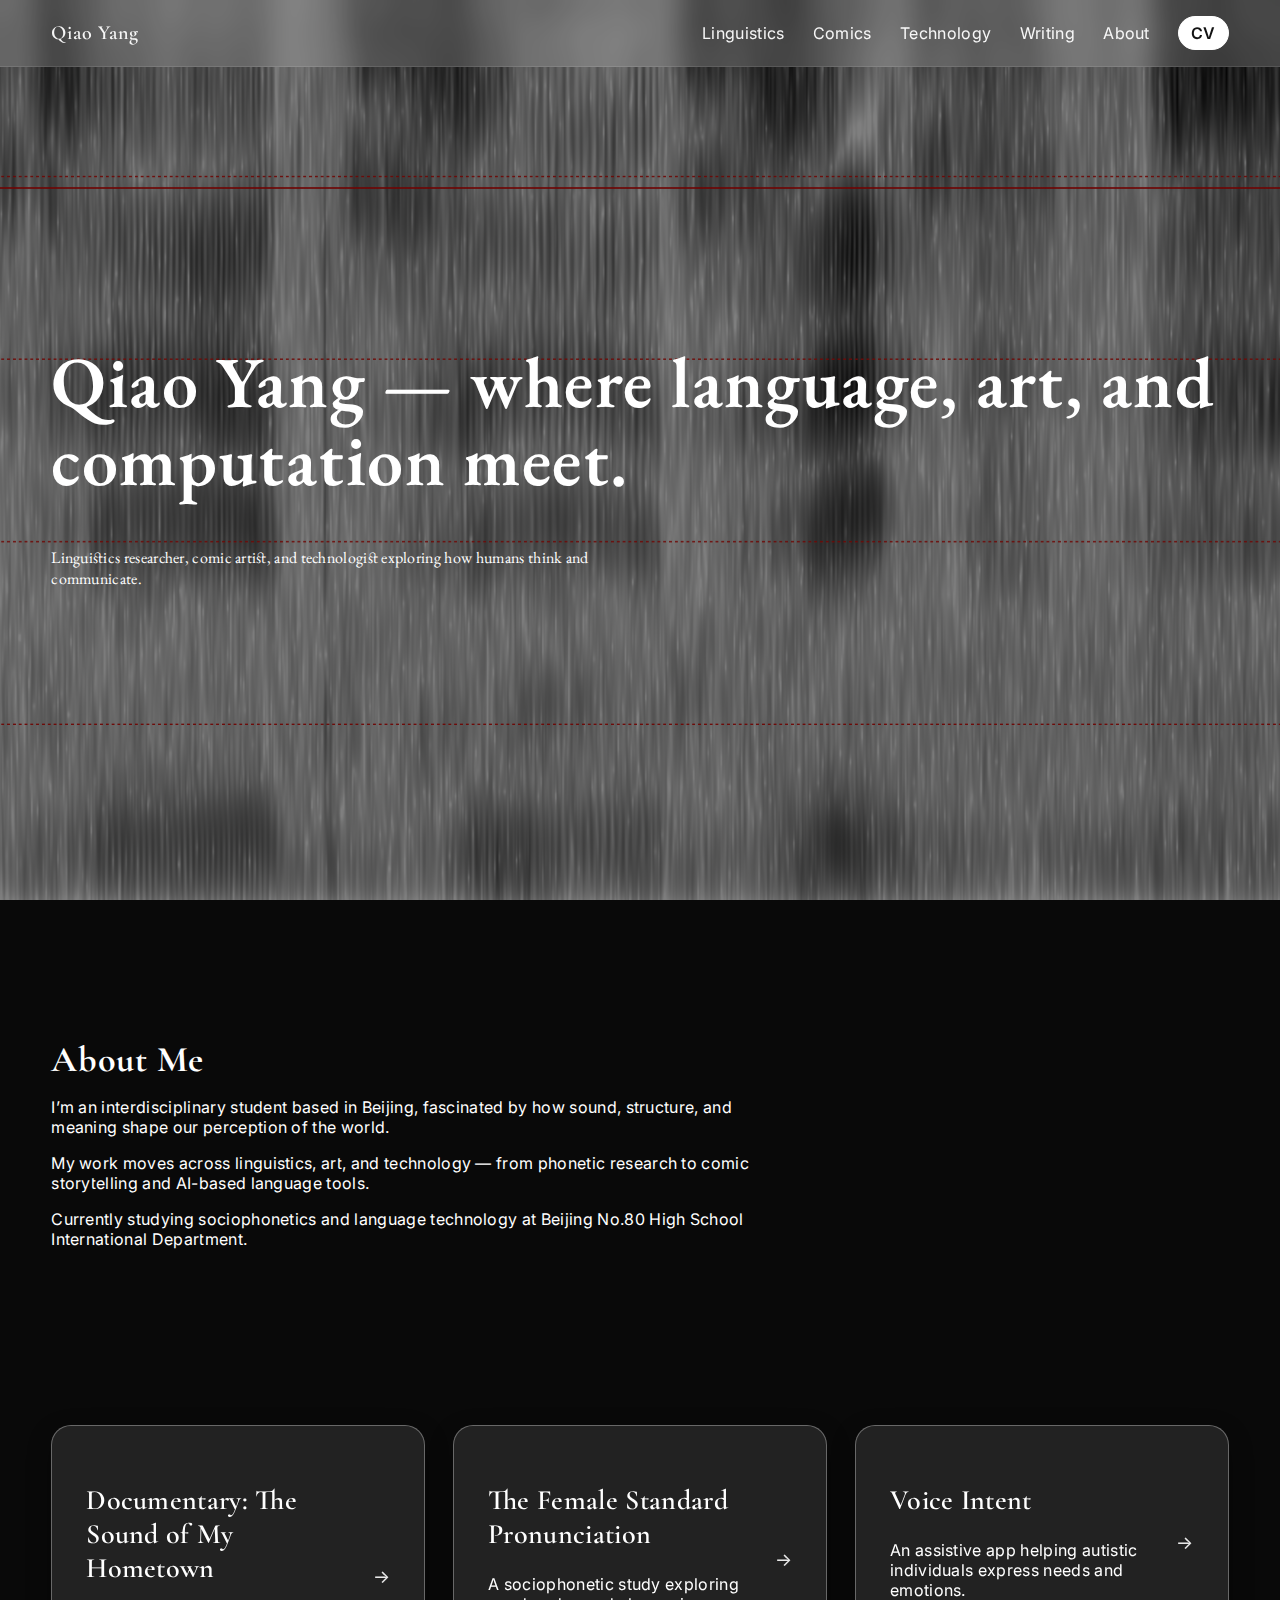
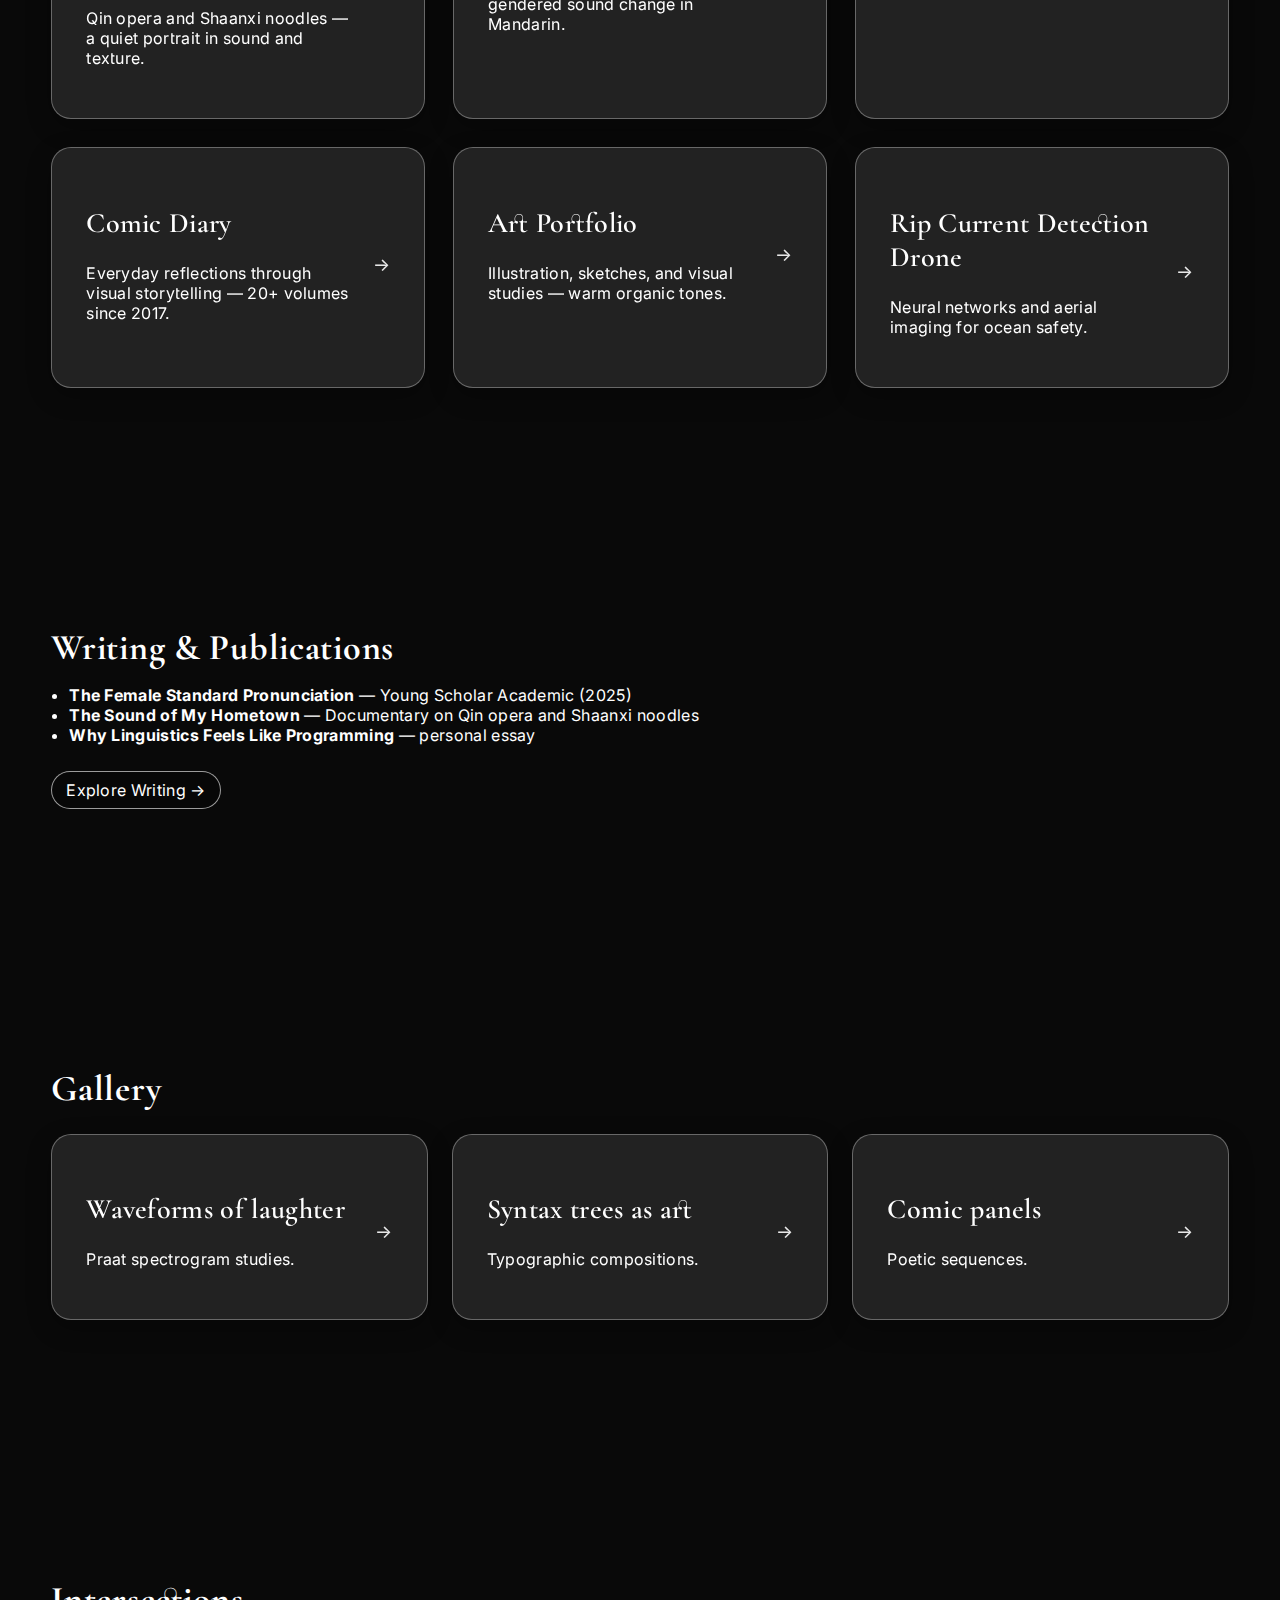
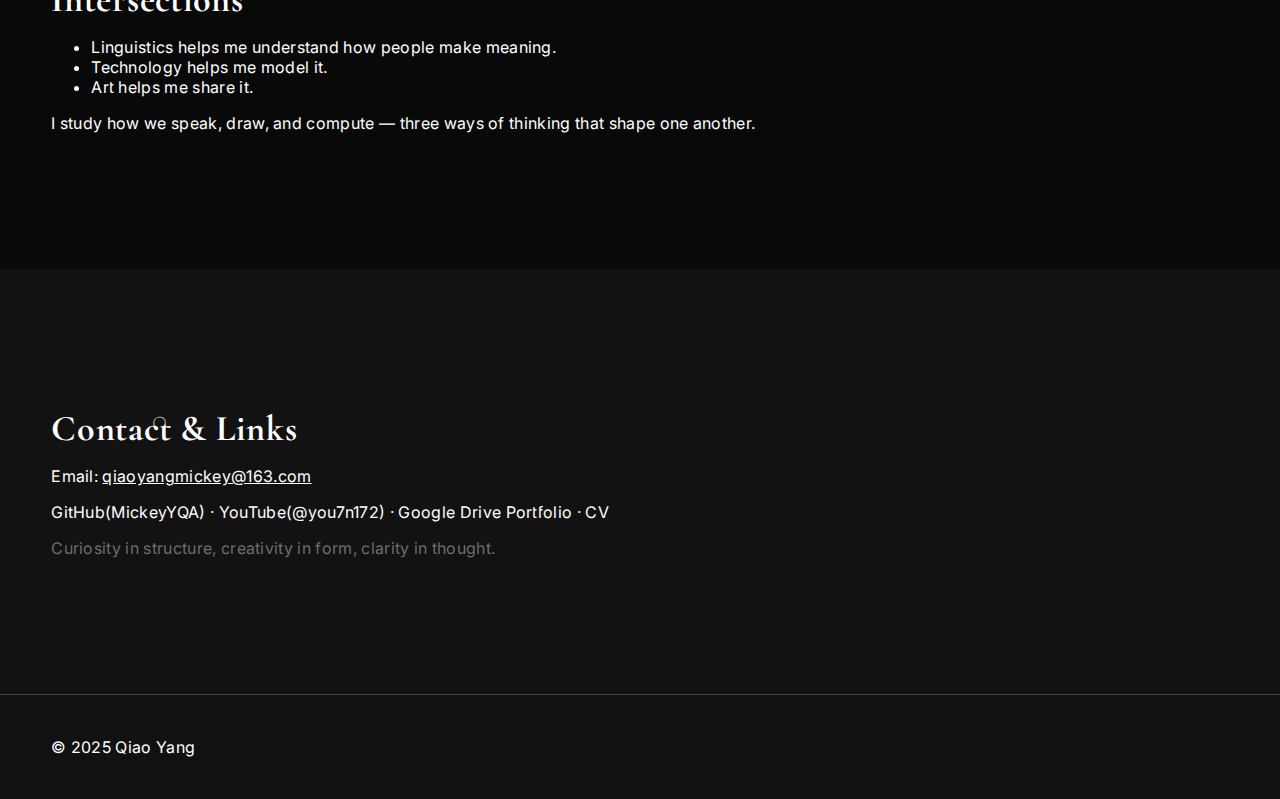
<file: index.html>
<!doctype html>
<html lang="en">
<head>
  <meta charset="utf-8" />
  <meta name="viewport" content="width=device-width, initial-scale=1" />
  <title>Qiao Yang — Linguistics, Art & Technology</title>
  <link rel="preconnect" href="https://fonts.googleapis.com" />
  <link rel="preconnect" href="https://fonts.gstatic.com" crossorigin />
  <link href="https://fonts.googleapis.com/css2?family=Cormorant+Garamond:wght@400;600;700&family=Inter:wght@300;400;500;600&display=swap" rel="stylesheet" />
  <link href="https://fonts.googleapis.com/css2?family=EB+Garamond:wght@400;600&display=swap" rel="stylesheet" />
  <link rel="stylesheet" href="styles.css" />
  <script src="header-scroll.js" defer></script>
</head>
<body>
  <header class="site-header">
    <div class="container">
      <div class="brand"><a href="index.html" style="text-decoration:none;color:inherit;">Qiao Yang</a></div>
      <nav class="site-nav">
        <a href="linguistics.html">Linguistics</a>
        <a href="comics.html">Comics</a>
        <a href="technology.html">Technology</a>
        <a href="writing.html">Writing</a>
        <a href="about.html">About</a>
        <a class="btn-cv" href="pdfs/qiao%20yang%20resume.pdf" download="qiao yang resume.pdf">CV</a>
      </nav>
    </div>
  </header>

  <main>
    <!-- Hero -->
    <section class="hero intro">
      <div class="container">
        <h1 class="intro-line">Qiao Yang — where language, art, and computation meet.</h1>
        <p class="intro-sub">Linguistics researcher, comic artist, and technologist exploring how humans think and communicate.</p>
      </div>
    </section>

    <!-- About Me -->
    <section class="section about">
      <div class="container">
        <h2 class="section-title">About Me</h2>
        <p>I’m an interdisciplinary student based in Beijing, fascinated by how sound, structure, and meaning shape our perception of the world.</p>
        <p>My work moves across linguistics, art, and technology — from phonetic research to comic storytelling and AI-based language tools.</p>
        <p>Currently studying sociophonetics and language technology at Beijing No.80 High School International Department.</p>
      </div>
    </section>

    <!-- Featured Works -->
    <section class="projects">
      <div class="container grid-3">
        <a class="project-card" href="writing.html">
          <div class="card-inner">
            <h2 class="card-title">Documentary: The Sound of My Hometown</h2>
            <p class="card-tagline">Qin opera and Shaanxi noodles — a quiet portrait in sound and texture.</p>
            <!-- removed explore -->
          </div>
        </a>
    
        <a class="project-card" href="linguistics.html">
          <div class="card-inner">
            <h2 class="card-title">The Female Standard Pronunciation</h2>
            <p class="card-tagline">A sociophonetic study exploring gendered sound change in Mandarin.</p>
            <!-- removed explore -->
          </div>
        </a>
    
        <a class="project-card" href="technology.html">
          <div class="card-inner">
            <h2 class="card-title">Voice Intent</h2>
            <p class="card-tagline">An assistive app helping autistic individuals express needs and emotions.</p>
            <!-- removed explore -->
          </div>
        </a>
    
        <a class="project-card" href="comics.html">
          <div class="card-inner">
            <h2 class="card-title">Comic Diary</h2>
            <p class="card-tagline">Everyday reflections through visual storytelling — 20+ volumes since 2017.</p>
            <!-- removed explore -->
          </div>
        </a>
    
        <a class="project-card" href="#gallery">
          <div class="card-inner">
            <h2 class="card-title">Art Portfolio</h2>
            <p class="card-tagline">Illustration, sketches, and visual studies — warm organic tones.</p>
            <!-- removed explore -->
          </div>
        </a>
    
        <a class="project-card" href="technology.html">
          <div class="card-inner">
            <h2 class="card-title">Rip Current Detection Drone</h2>
            <p class="card-tagline">Neural networks and aerial imaging for ocean safety.</p>
            <!-- removed explore -->
          </div>
        </a>
      </div>
    </section>

    <!-- Writing -->
    <section class="section writing">
      <div class="container">
        <h2 class="section-title">Writing & Publications</h2>
        <ul class="writing-list">
          <li><strong>The Female Standard Pronunciation</strong> — Young Scholar Academic (2025)</li>
          <li><strong>The Sound of My Hometown</strong> — Documentary on Qin opera and Shaanxi noodles</li>
          <li><strong>Why Linguistics Feels Like Programming</strong> — personal essay</li>
        </ul>
        <a class="btn-explore" href="writing.html">Explore Writing →</a>
      </div>
    </section>

    <!-- Gallery moved above Intersections -->
    <section id="gallery" class="section gallery">
      <div class="container">
        <h2 class="section-title">Gallery</h2>
        <div class="figure-grid" style="margin-top:24px;">
          <div class="project-card">
            <div class="card-inner">
              <h2 class="card-title">Waveforms of laughter</h2>
              <p class="card-tagline">Praat spectrogram studies.</p>
            </div>
          </div>
          <div class="project-card">
            <div class="card-inner">
              <h2 class="card-title">Syntax trees as art</h2>
              <p class="card-tagline">Typographic compositions.</p>
            </div>
          </div>
          <div class="project-card">
            <div class="card-inner">
              <h2 class="card-title">Comic panels</h2>
              <p class="card-tagline">Poetic sequences.</p>
            </div>
          </div>
        </div>
      </div>
    </section>

    <!-- Intersection Quote -->
    <section class="section intersections">
      <div class="container">
        <h2 class="section-title">Intersections</h2>
        <ul class="intersections-list">
          <li>Linguistics helps me understand how people make meaning.</li>
          <li>Technology helps me model it.</li>
          <li>Art helps me share it.</li>
        </ul>
        <p class="poetic">I study how we speak, draw, and compute — three ways of thinking that shape one another.</p>
      </div>
    </section>

    <!-- Contact -->
    <section class="section contact">
      <div class="container">
        <h2 class="section-title">Contact & Links</h2>
        <p>Email: <a href="mailto:qiaoyangmickey@163.com">qiaoyangmickey@163.com</a></p>
        <p class="links"><a href="https://github.com/MickeyYQA">GitHub(MickeyYQA)</a> · <a href="https://www.youtube.com/@you7n172">YouTube(@you7n172)</a> · <a href="https://drive.google.com/drive/folders/19GD-KXS4HxsVeGmV_rtMhP4oGShJ_u3c">Google Drive Portfolio</a> · <a href="pdfs/qiao%20yang%20resume.pdf" download="Qiao_Yang_CV.pdf">CV</a></p>
        <p class="tagline">Curiosity in structure, creativity in form, clarity in thought.</p>
      </div>
    </section>
  </main>

  <footer class="site-footer">
    <div class="container">
      <p>© 2025 Qiao Yang</p>
    </div>
  </footer>
</body>
</html>
</file>
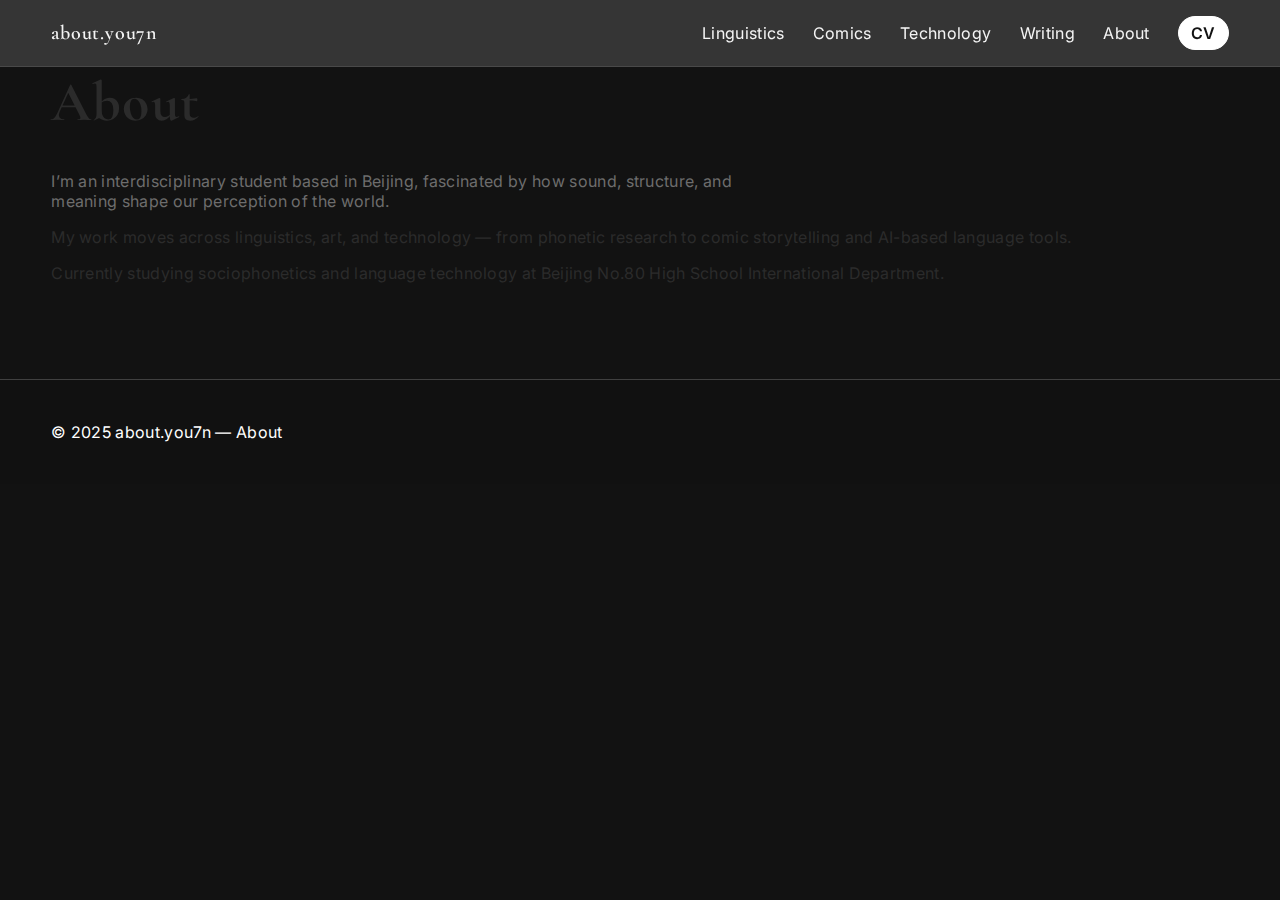
<file: about.html>
<!doctype html>
<html lang="en">
<head>
  <meta charset="utf-8" />
  <meta name="viewport" content="width=device-width, initial-scale=1" />
  <title>About — about.you7n</title>
  <link rel="preconnect" href="https://fonts.googleapis.com" />
  <link rel="preconnect" href="https://fonts.gstatic.com" crossorigin />
  <link href="https://fonts.googleapis.com/css2?family=Cormorant+Garamond:wght@400;600;700&family=Inter:wght@300;400;500;600&display=swap" rel="stylesheet" />
  <link rel="stylesheet" href="styles.css" />
</head>
<body>
  <header class="site-header">
    <div class="container">
      <div class="brand"><a href="index.html" style="text-decoration:none;color:inherit;">about.you7n</a></div>
      <nav class="site-nav">
        <a href="linguistics.html">Linguistics</a>
        <a href="comics.html">Comics</a>
        <a href="technology.html">Technology</a>
        <a href="writing.html">Writing</a>
        <a href="about.html" aria-current="page">About</a>
        <a class="btn-cv" href="pdfs/qiao%20yang%20resume.pdf" download="qiao yang resume.pdf">CV</a>
      </nav>
    </div>
  </header>

  <main class="container section">
    <h1 class="page-title">About</h1>
    <p class="page-sub">I’m an interdisciplinary student based in Beijing, fascinated by how sound, structure, and meaning shape our perception of the world.</p>
    <p>My work moves across linguistics, art, and technology — from phonetic research to comic storytelling and AI-based language tools.</p>
    <p>Currently studying sociophonetics and language technology at Beijing No.80 High School International Department.</p>
  </main>

  <footer class="site-footer">
    <div class="container">
      <p>© 2025 about.you7n — About</p>
    </div>
  </footer>
</body>
</html>
</file>
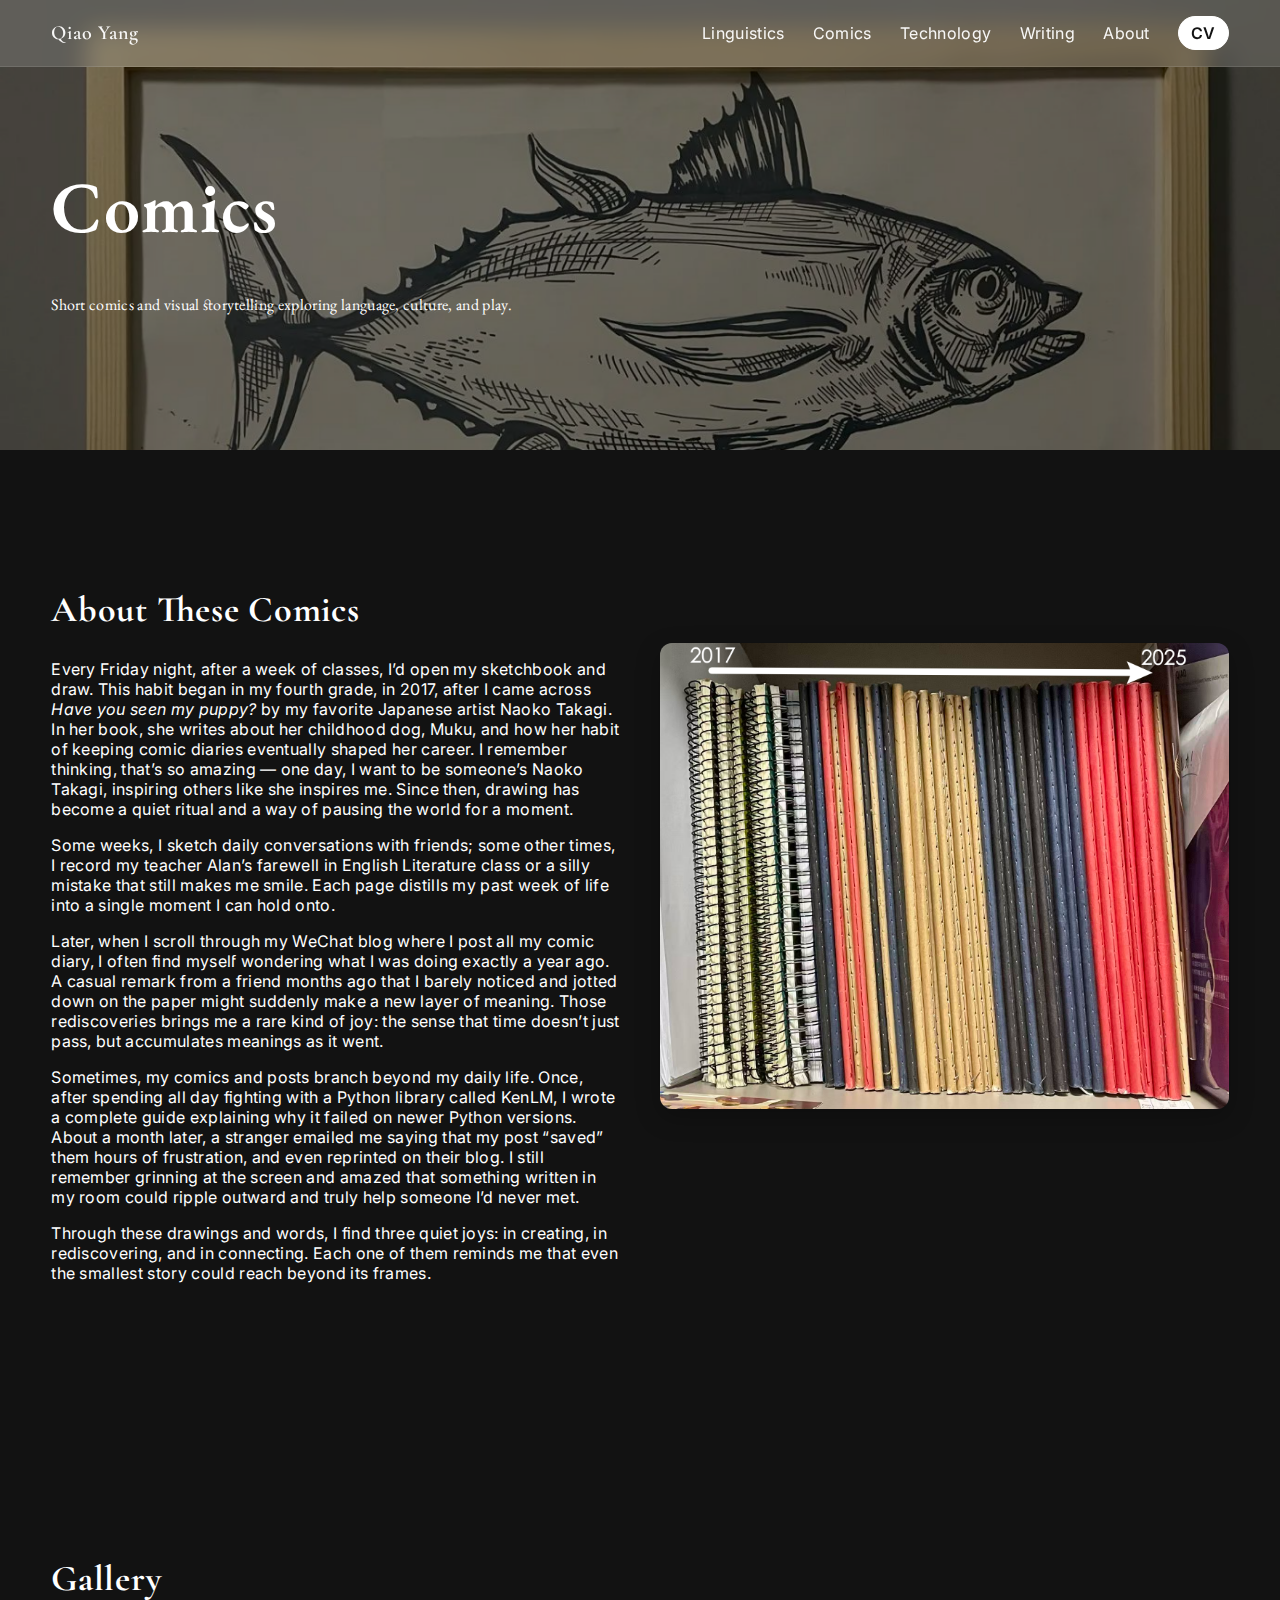
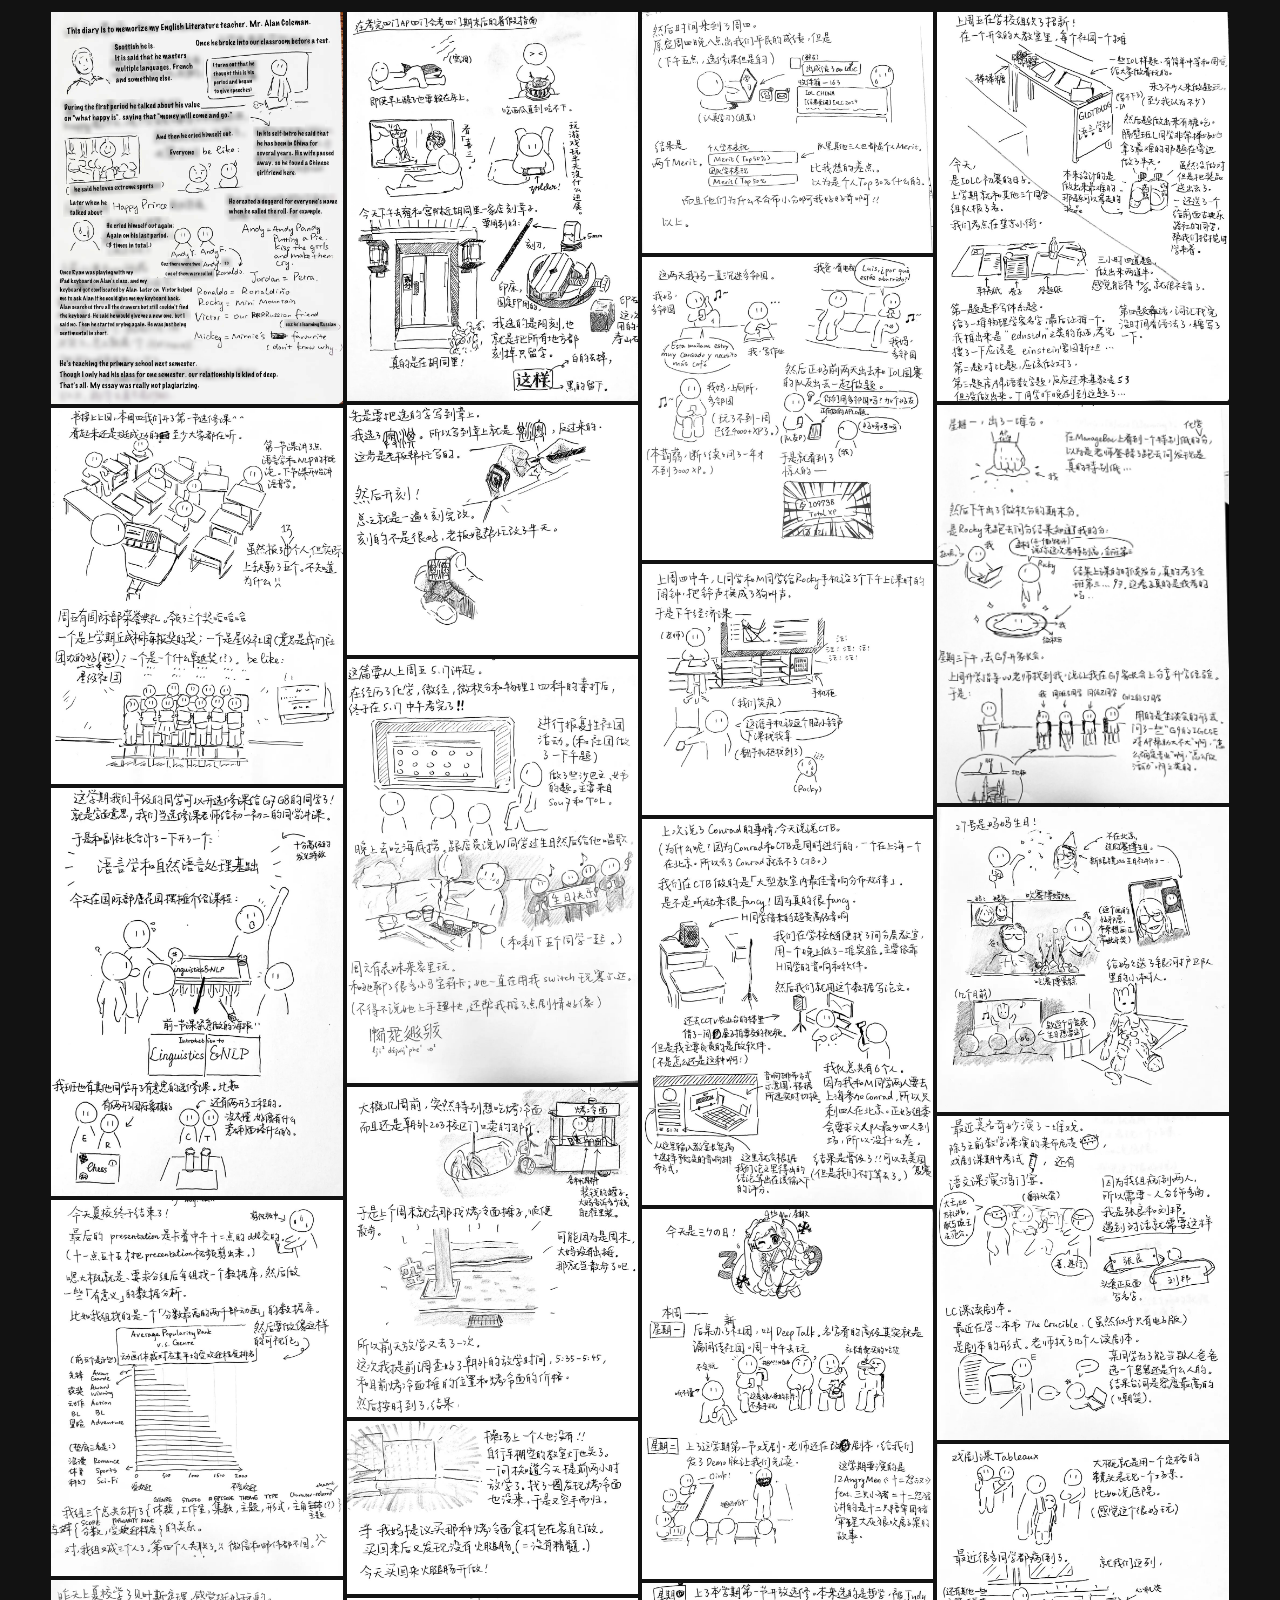
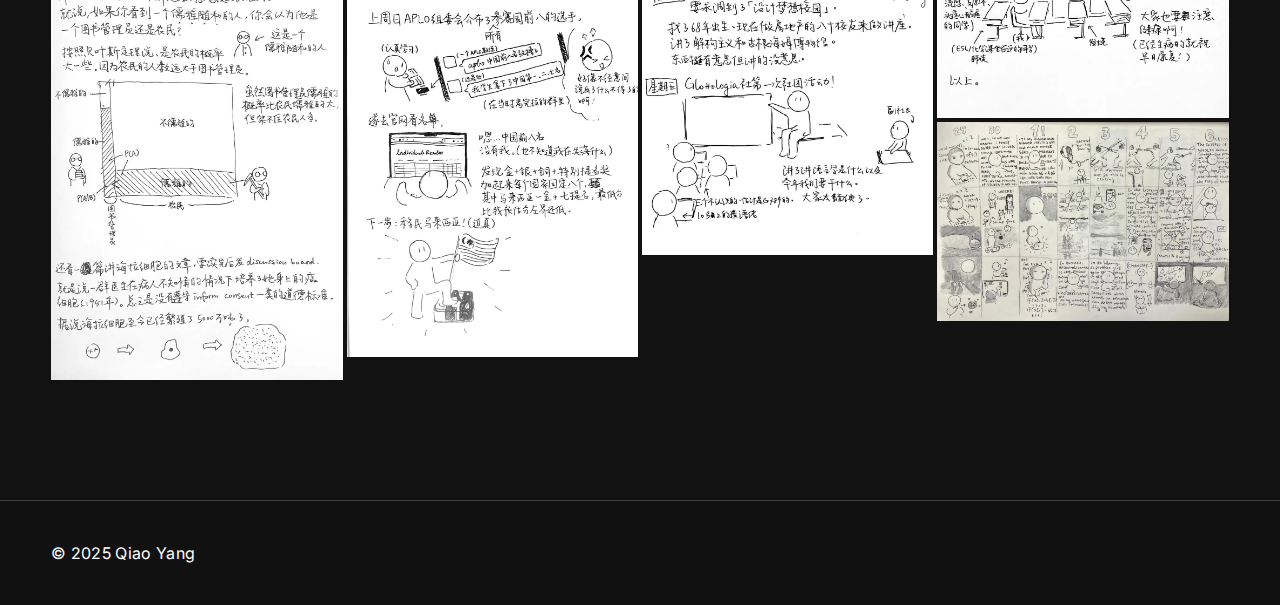
<file: comics.html>
<!doctype html>
<html lang="en">
<head>
  <meta charset="utf-8" />
  <meta name="viewport" content="width=device-width, initial-scale=1" />
  <title>Comics — Qiao Yang</title>
  <link rel="preconnect" href="https://fonts.googleapis.com" />
  <link rel="preconnect" href="https://fonts.gstatic.com" crossorigin />
  <link href="https://fonts.googleapis.com/css2?family=Cormorant+Garamond:wght@400;600;700&family=Inter:wght@300;400;500;600&display=swap" rel="stylesheet" />
  <link href="https://fonts.googleapis.com/css2?family=EB+Garamond:wght@400;600&display=swap" rel="stylesheet" />
  <link rel="stylesheet" href="styles.css" />
  <script src="header-scroll.js" defer></script>
  <meta name="description" content="Comics and visual storytelling by Qiao Yang." />
</head>
<body class="page-comics">
  <header class="site-header">
    <div class="container">
      <div class="brand"><a href="index.html" style="text-decoration:none;color:inherit;">Qiao Yang</a></div>
      <nav class="site-nav">
        <a href="linguistics.html">Linguistics</a>
        <a href="comics.html" class="active">Comics</a>
        <a href="technology.html">Technology</a>
        <a href="writing.html">Writing</a>
        <a href="about.html">About</a>
        <a class="btn-cv" href="pdfs/qiao%20yang%20resume.pdf" download="qiao yang resume.pdf">CV</a>
      </nav>
    </div>
  </header>

  <main>
    <!-- Hero (consistent with writing.html) -->
    <section class="hero intro half">
      <div class="container">
        <h1 class="intro-line">Comics</h1>
        <p class="intro-sub">Short comics and visual storytelling exploring language, culture, and play.</p>
      </div>
    </section>

    <!-- Intro row with right-side explanatory image -->
    <section class="section comics-intro">
      <div class="container">
        <h2 class="section-title">About These Comics</h2>
        <div class="intro-row">
          <div class="intro-text">
            <p>Every Friday night, after a week of classes, I’d open my sketchbook and draw. This habit began in my fourth grade, in 2017, after I came across <em>Have you seen my puppy?</em> by my favorite Japanese artist Naoko Takagi. In her book, she writes about her childhood dog, Muku, and how her habit of keeping comic diaries eventually shaped her career. I remember thinking, that’s so amazing — one day, I want to be someone’s Naoko Takagi, inspiring others like she inspires me. Since then, drawing has become a quiet ritual and a way of pausing the world for a moment.</p>

            <p>Some weeks, I sketch daily conversations with friends; some other times, I record my teacher Alan’s farewell in English Literature class or a silly mistake that still makes me smile. Each page distills my past week of life into a single moment I can hold onto.</p>

            <p>Later, when I scroll through my WeChat blog where I post all my comic diary, I often find myself wondering what I was doing exactly a year ago. A casual remark from a friend months ago that I barely noticed and jotted down on the paper might suddenly make a new layer of meaning. Those rediscoveries brings me a rare kind of joy: the sense that time doesn’t just pass, but accumulates meanings as it went.</p>

            <p>Sometimes, my comics and posts branch beyond my daily life. Once, after spending all day fighting with a Python library called KenLM, I wrote a complete guide explaining why it failed on newer Python versions. About a month later, a stranger emailed me saying that my post “saved” them hours of frustration, and even reprinted on their blog. I still remember grinning at the screen and amazed that something written in my room could ripple outward and truly help someone I’d never met.</p>

            <p>Through these drawings and words, I find three quiet joys: in creating, in rediscovering, and in connecting. Each one of them reminds me that even the smallest story could reach beyond its frames.</p>
          </div>
          <div class="intro-image">
            <img src="assets/comics/comics.png" alt="Comics overview illustration" />
          </div>
        </div>
      </div>
    </section>

    <!-- Tight gallery of comic pages -->
    <section class="section comics-gallery-section">
      <div class="container">
        <h2 class="section-title">Gallery</h2>
        <div class="comics-gallery">
          <img src="assets/comics/0.png" alt="Comic 0" />
          <img src="assets/comics/1.jpg" alt="Comic 1" />
          <img src="assets/comics/2.jpg" alt="Comic 2" />
          <img src="assets/comics/3.jpg" alt="Comic 3" />
          <img src="assets/comics/4.jpg" alt="Comic 4" />
          <img src="assets/comics/5.jpg" alt="Comic 5" />
          <img src="assets/comics/6.jpg" alt="Comic 6" />
          <img src="assets/comics/7.jpg" alt="Comic 7" />
          <img src="assets/comics/8.jpg" alt="Comic 8" />
          <img src="assets/comics/9.jpg" alt="Comic 9" />
          <img src="assets/comics/10.jpg" alt="Comic 10" />
          <img src="assets/comics/11.jpg" alt="Comic 11" />
          <img src="assets/comics/12.jpg" alt="Comic 12" />
          <img src="assets/comics/13.jpg" alt="Comic 13" />
          <img src="assets/comics/14.jpg" alt="Comic 14" />
          <img src="assets/comics/15.jpg" alt="Comic 15" />
          <img src="assets/comics/16.jpg" alt="Comic 16" />
          <img src="assets/comics/17.jpg" alt="Comic 17" />
          <img src="assets/comics/18.jpg" alt="Comic 18" />
          <img src="assets/comics/19.jpg" alt="Comic 19" />
          <img src="assets/comics/20.jpg" alt="Comic 20" />
          <img src="assets/comics/21.jpg" alt="Comic 21" />
          <img src="assets/comics/22.jpg" alt="Comic 22" />
        </div>
      </div>
    </section>
  </main>

  <footer class="site-footer">
    <div class="container">
      <p>© 2025 Qiao Yang</p>
    </div>
  </footer>
</body>
</html>
</file>
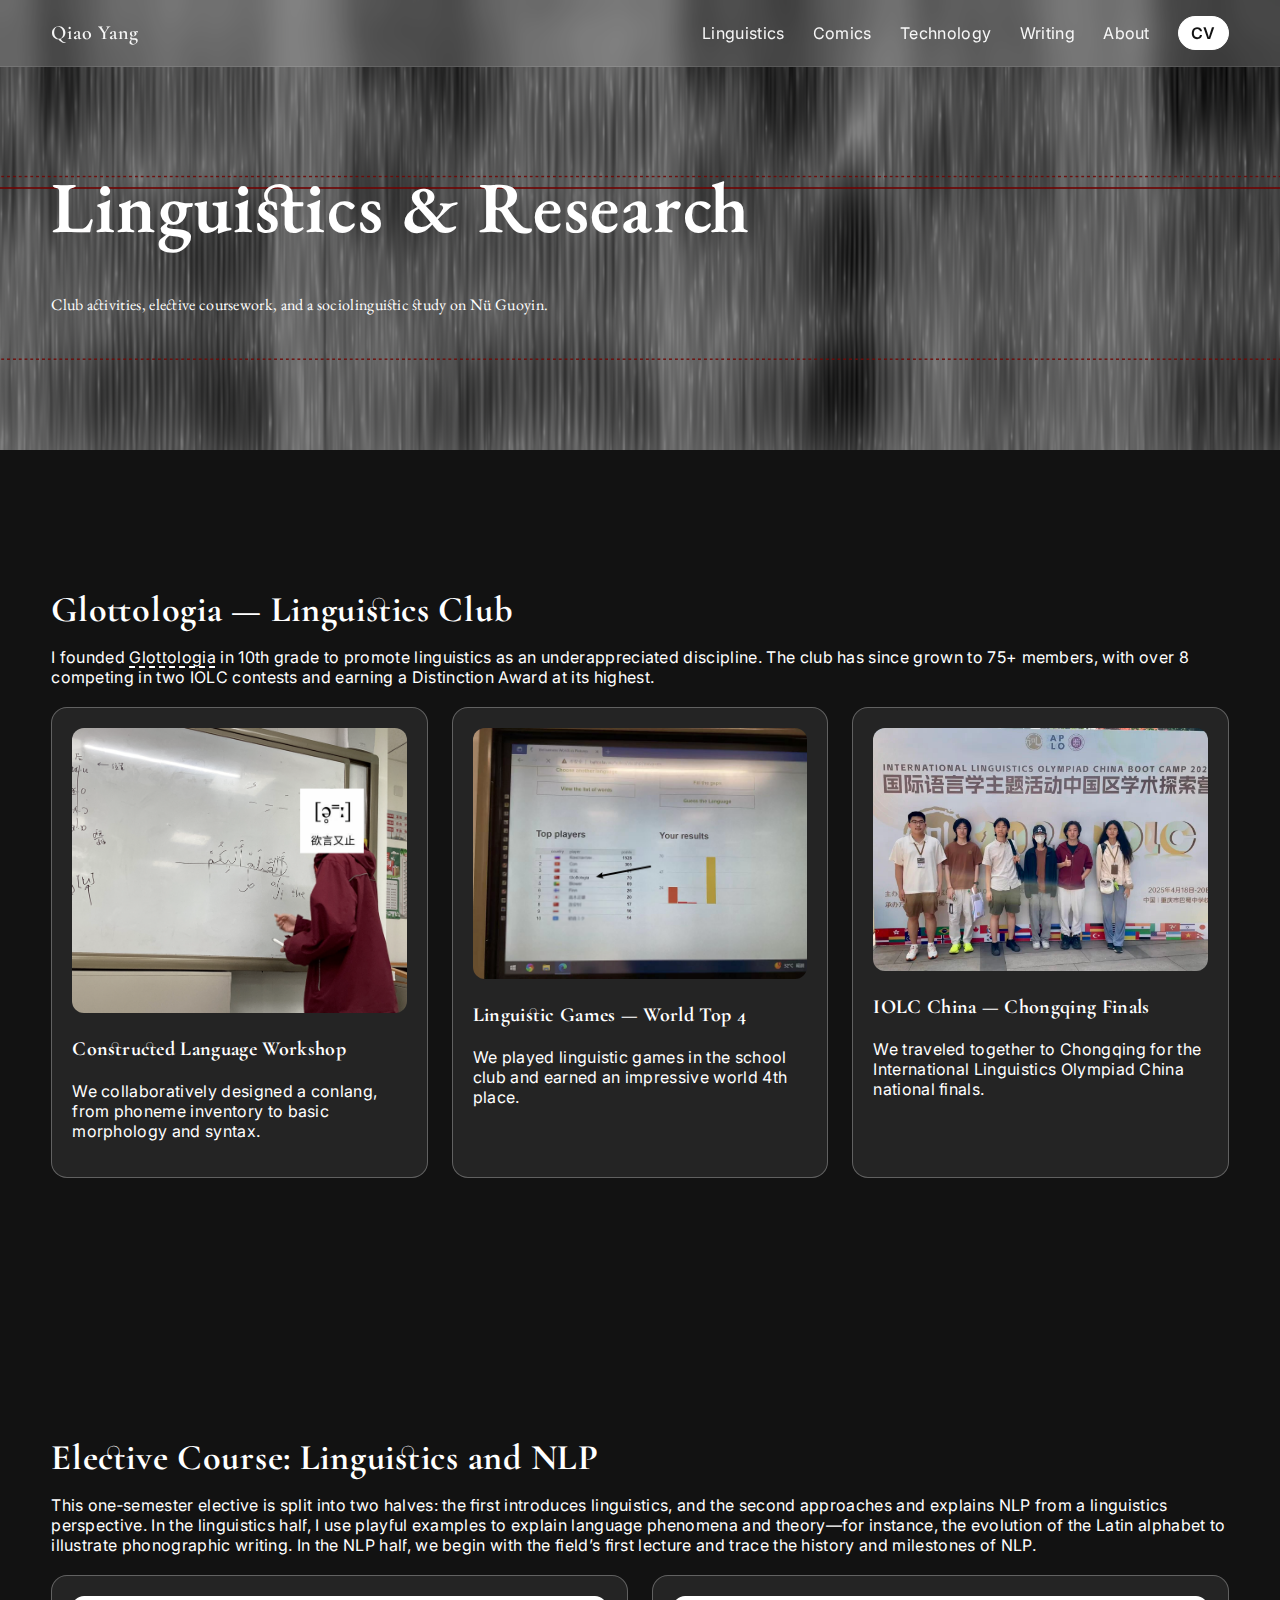
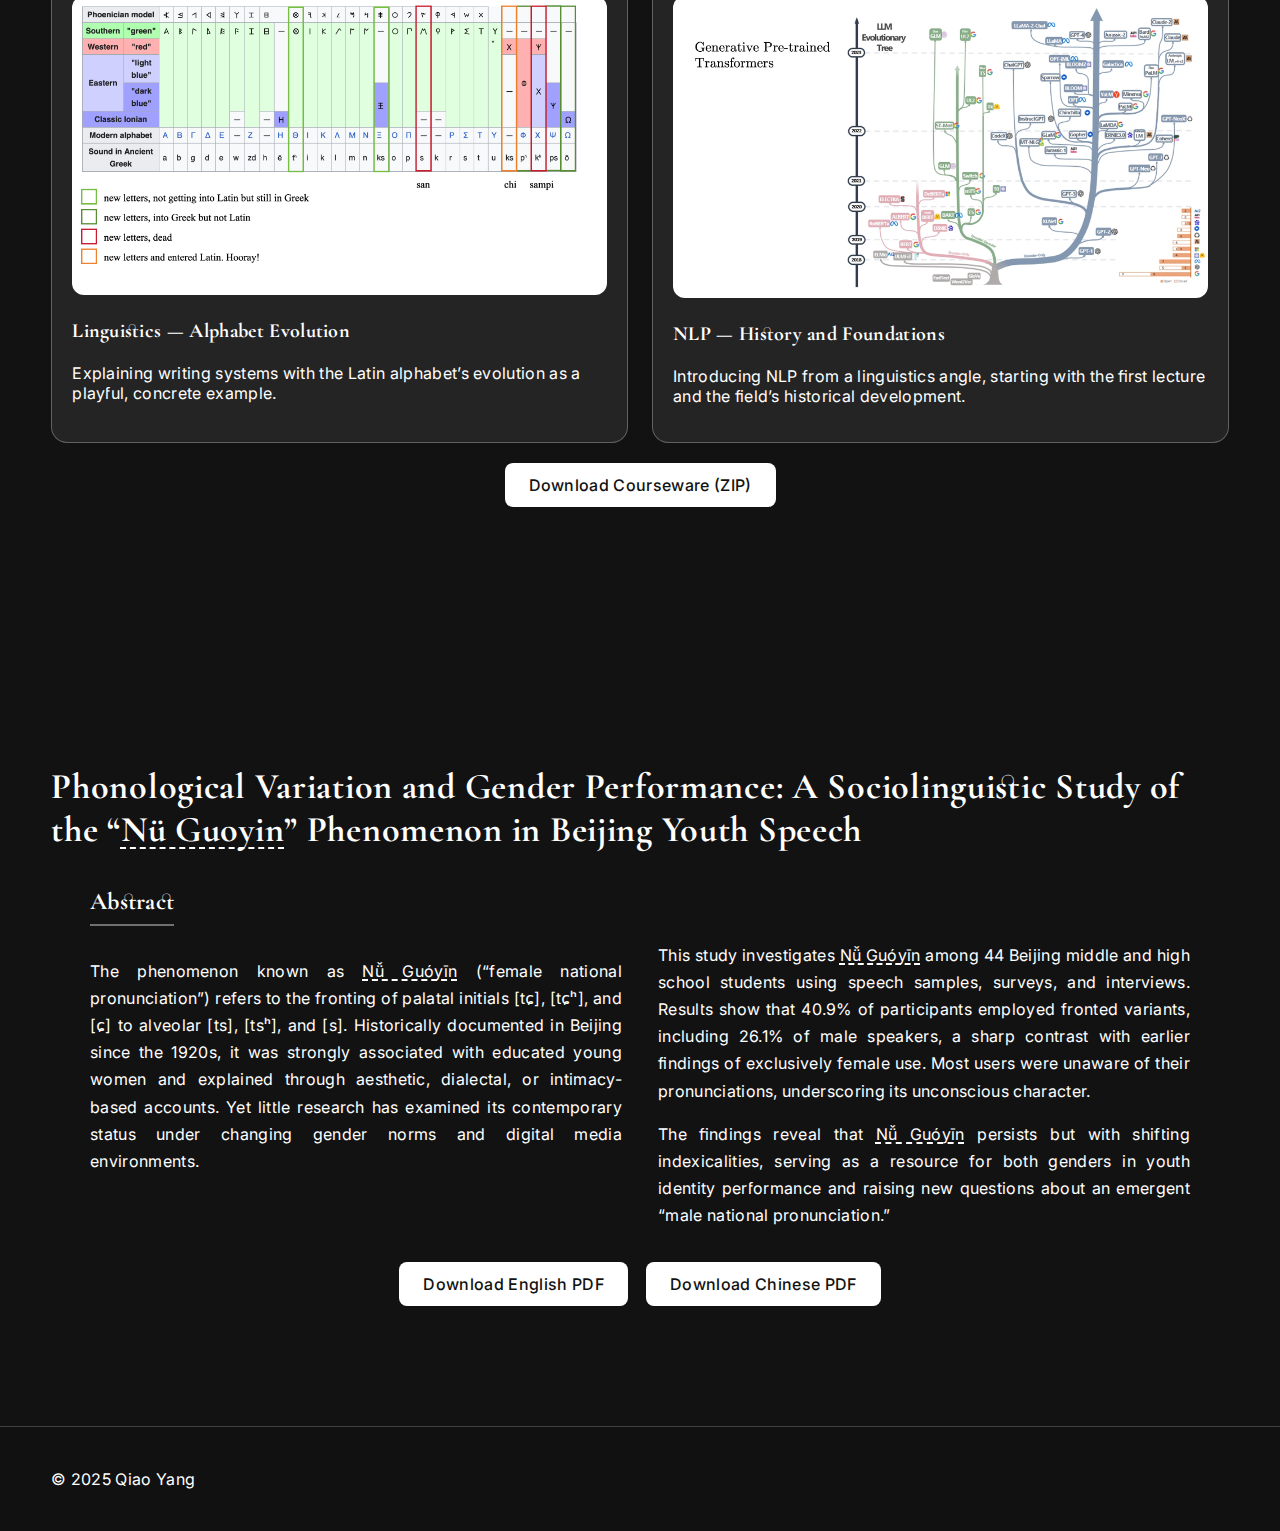
<file: linguistics.html>
<!doctype html>
<html lang="zh-CN">
<head>
  <meta charset="utf-8" />
  <meta name="viewport" content="width=device-width, initial-scale=1" />
  <title>Linguistics — Qiao Yang</title>
  <link rel="preconnect" href="https://fonts.googleapis.com" />
  <link rel="preconnect" href="https://fonts.gstatic.com" crossorigin />
  <link href="https://fonts.googleapis.com/css2?family=Cormorant+Garamond:wght@400;600;700&family=Inter:wght@300;400;500;600&display=swap" rel="stylesheet" />
  <link href="https://fonts.googleapis.com/css2?family=EB+Garamond:wght@400;600&display=swap" rel="stylesheet" />
  <link rel="stylesheet" href="styles.css" />
  <script src="header-scroll.js" defer></script>
</head>
<body class="page-linguistics">
  <header class="site-header">
    <div class="container">
      <div class="brand"><a href="index.html" style="text-decoration:none;color:inherit;">Qiao Yang</a></div>
      <nav class="site-nav">
        <a href="linguistics.html" class="active">Linguistics</a>
        <a href="comics.html">Comics</a>
        <a href="technology.html">Technology</a>
        <a href="writing.html">Writing</a>
        <a href="about.html">About</a>
        <a class="btn-cv" href="pdfs/qiao%20yang%20resume.pdf" download="qiao yang resume.pdf">CV</a>
      </nav>
    </div>
  </header>

  <main>
    <!-- Hero -->
    <section class="hero intro half">
      <div class="container">
        <h1 class="intro-line">Linguistics & Research</h1>
        <p class="intro-sub">Club activities, elective coursework, and a sociolinguistic study on Nü Guoyin.</p>
      </div>
    </section>

    <!-- Section 1: Glottologia 语言学社团 -->
    <section class="section club-glottologia">
      <div class="container">
          <h2 class="section-title">Glottologia — Linguistics Club</h2>
        <p>I founded <span class="gloss" data-tooltip="from Latin Glotto (tongue or language), and logia (study)">Glottologia</span> in 10th grade to promote linguistics as an underappreciated discipline. The club has since grown to 75+ members, with over 8 competing in two IOLC contests and earning a Distinction Award at its highest.</p>
        <div class="figure-grid" style="margin-top:20px;">
          <div class="figure">
              <img src="assets/conlang.png" alt="Club — constructing a conlang together" style="width:100%;height:auto;border-radius:12px;" />
            <h3>Constructed Language Workshop</h3>
            <p>We collaboratively designed a conlang, from phoneme inventory to basic morphology and syntax.</p>
          </div>
          <div class="figure">
            <img src="assets/language_game.png" alt="Club activity — script study" style="width:100%;height:auto;border-radius:12px;" />
            <h3>Linguistic Games — World Top 4</h3>
            <p>We played linguistic games in the school club and earned an impressive world 4th place.</p>
          </div>
          <div class="figure">
            <img src="assets/IOLC.jpg" alt="Club activity — inscriptions" style="width:100%;height:auto;border-radius:12px;" />
            <h3>IOLC China — Chongqing Finals</h3>
            <p>We traveled together to Chongqing for the International Linguistics Olympiad China national finals.</p>
          </div>
        </div>
      </div>
    </section>

    <!-- Section 2: 语言学选修课 -->
    <section class="section elective">
      <div class="container">
        <h2 class="section-title">Elective Course: Linguistics and NLP</h2>
        <p>This one‑semester elective is split into two halves: the first introduces linguistics, and the second approaches and explains NLP from a linguistics perspective. In the linguistics half, I use playful examples to explain language phenomena and theory—for instance, the evolution of the Latin alphabet to illustrate phonographic writing. In the NLP half, we begin with the field’s first lecture and trace the history and milestones of NLP.</p>
        <div class="figure-grid" style="grid-template-columns: repeat(2, 1fr); margin-top:20px;">
          <div class="figure">
              <img src="assets/evolution_of_alphabet.png" alt="Linguistics — evolution of the Latin alphabet" style="width:100%;height:auto;border-radius:12px;" />
              <h3>Linguistics — Alphabet Evolution</h3>
              <p>Explaining writing systems with the Latin alphabet’s evolution as a playful, concrete example.</p>
          </div>
          <div class="figure">
              <img src="assets/evolution_of_NLP.png" alt="NLP — first lecture and the history of NLP" style="width:100%;height:auto;border-radius:12px;" />
              <h3>NLP — History and Foundations</h3>
              <p>Introducing NLP from a linguistics angle, starting with the first lecture and the field’s historical development.</p>
          </div>
        </div>
        <div class="download-section" style="margin-top:20px;text-align:center;">
          <a class="download-btn" href="pdfs/lingnlp-courseware.zip" download="LingNLP-Courseware.zip">Download Courseware (ZIP)</a>
        </div>
      </div>
    </section>

    <!-- Section 3: 女国音研究（复制自 writing.html） -->
    <section class="section paper-section">
      <div class="container">
        <h2 class="section-title">Phonological Variation and Gender Performance: A Sociolinguistic Study of the “<span class="gloss" data-tooltip="女国音">Nü Guoyin</span>” Phenomenon in Beijing Youth Speech</h2>
        <div class="paper-content">
          <div class="abstract">
            <h3>Abstract</h3>
            <div class="abstract-body">
              <p>The phenomenon known as <span class="gloss" data-tooltip="女国音">Nǚ Guóyīn</span> (“female national pronunciation”) refers to the fronting of palatal initials [tɕ], [tɕʰ], and [ɕ] to alveolar [ts], [tsʰ], and [s]. Historically documented in Beijing since the 1920s, it was strongly associated with educated young women and explained through aesthetic, dialectal, or intimacy-based accounts. Yet little research has examined its contemporary status under changing gender norms and digital media environments.</p>
              <p>This study investigates <span class="gloss" data-tooltip="女国音">Nǚ Guóyīn</span> among 44 Beijing middle and high school students using speech samples, surveys, and interviews. Results show that 40.9% of participants employed fronted variants, including 26.1% of male speakers, a sharp contrast with earlier findings of exclusively female use. Most users were unaware of their pronunciations, underscoring its unconscious character.</p>
              <p>The findings reveal that <span class="gloss" data-tooltip="女国音">Nǚ Guóyīn</span> persists but with shifting indexicalities, serving as a resource for both genders in youth identity performance and raising new questions about an emergent “male national pronunciation.”</p>
            </div>
          </div>
          <div class="download-section">
            <a class="download-btn" href="pdfs/Nuguoyin-English.pdf" download="Nuguoyin-English.pdf">Download English PDF</a>
            <a class="download-btn" href="pdfs/Nuguoyin-Chinese.pdf" download="Nuguoyin-Chinese.pdf">Download Chinese PDF</a>
          </div>
        </div>
      </div>
    </section>
  </main>

  <footer class="site-footer">
    <div class="container">
      <p>© 2025 Qiao Yang</p>
    </div>
  </footer>
</body>
</html>
</file>
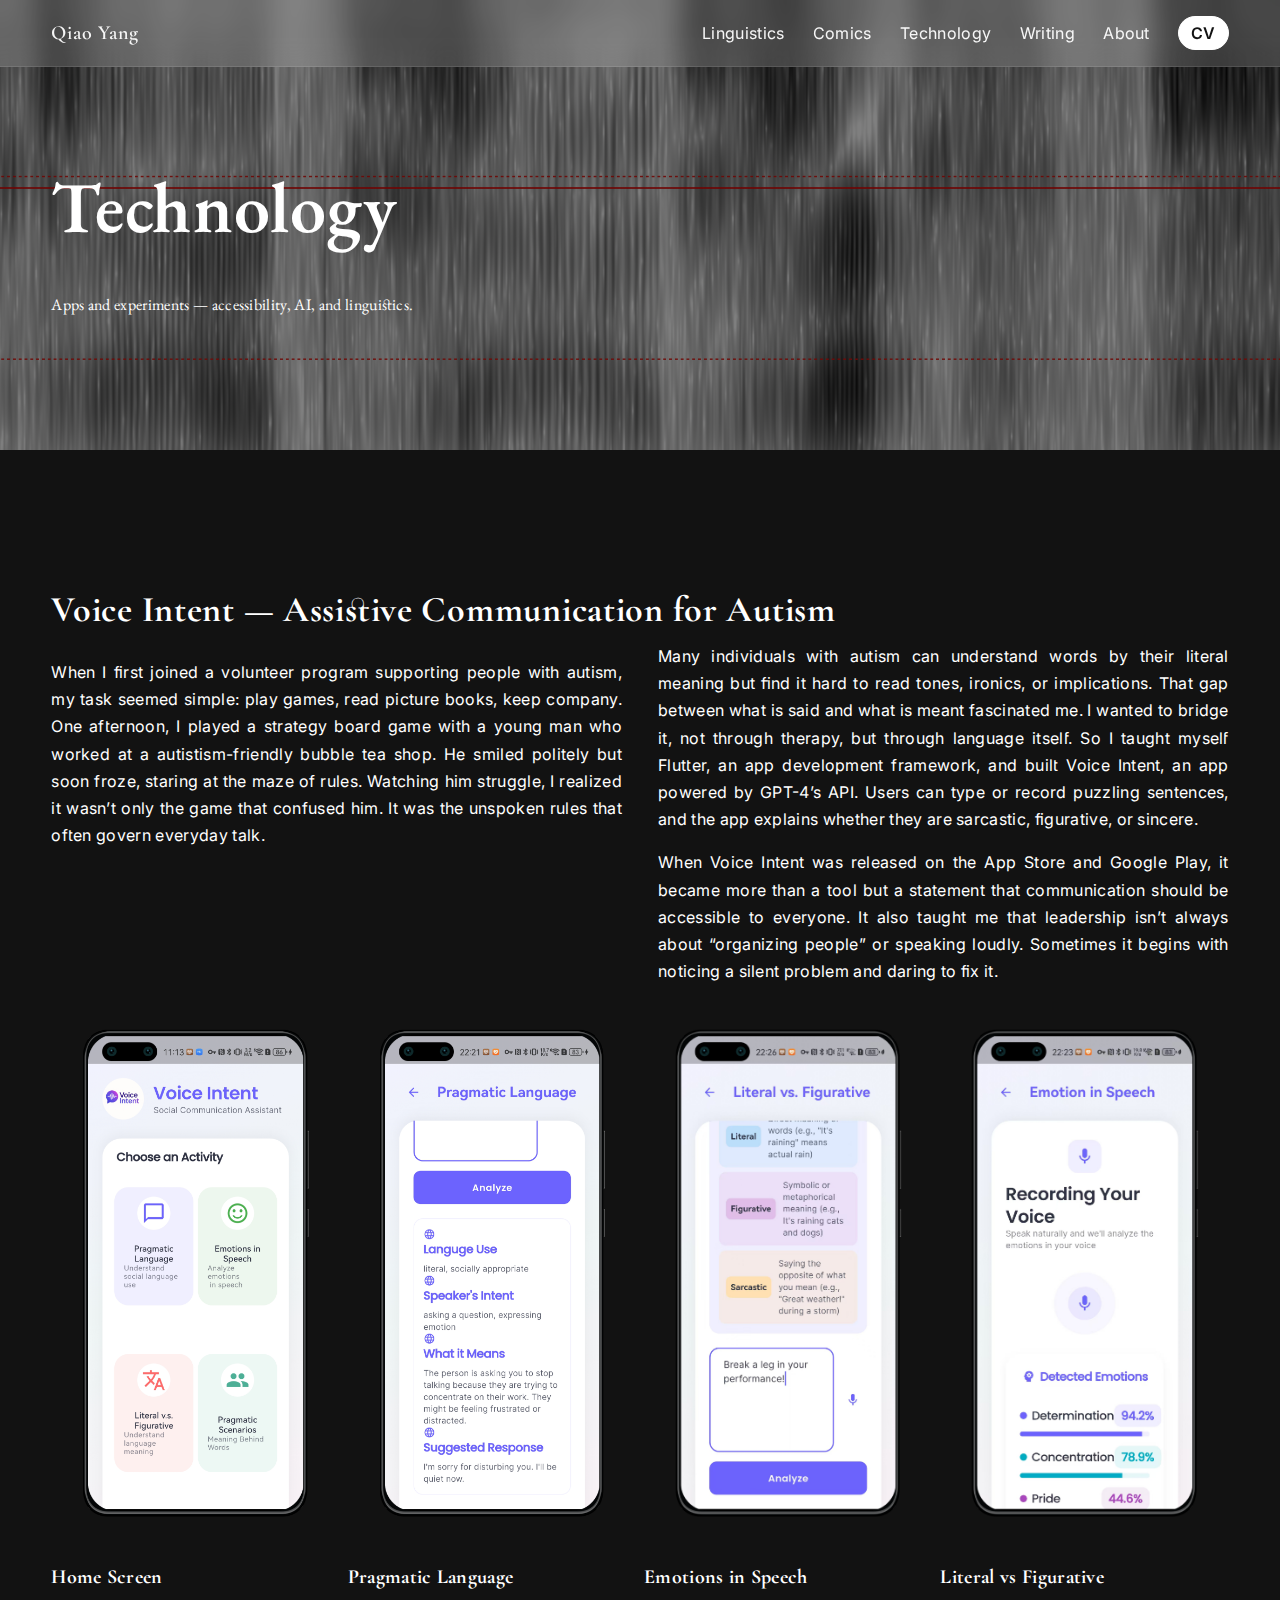
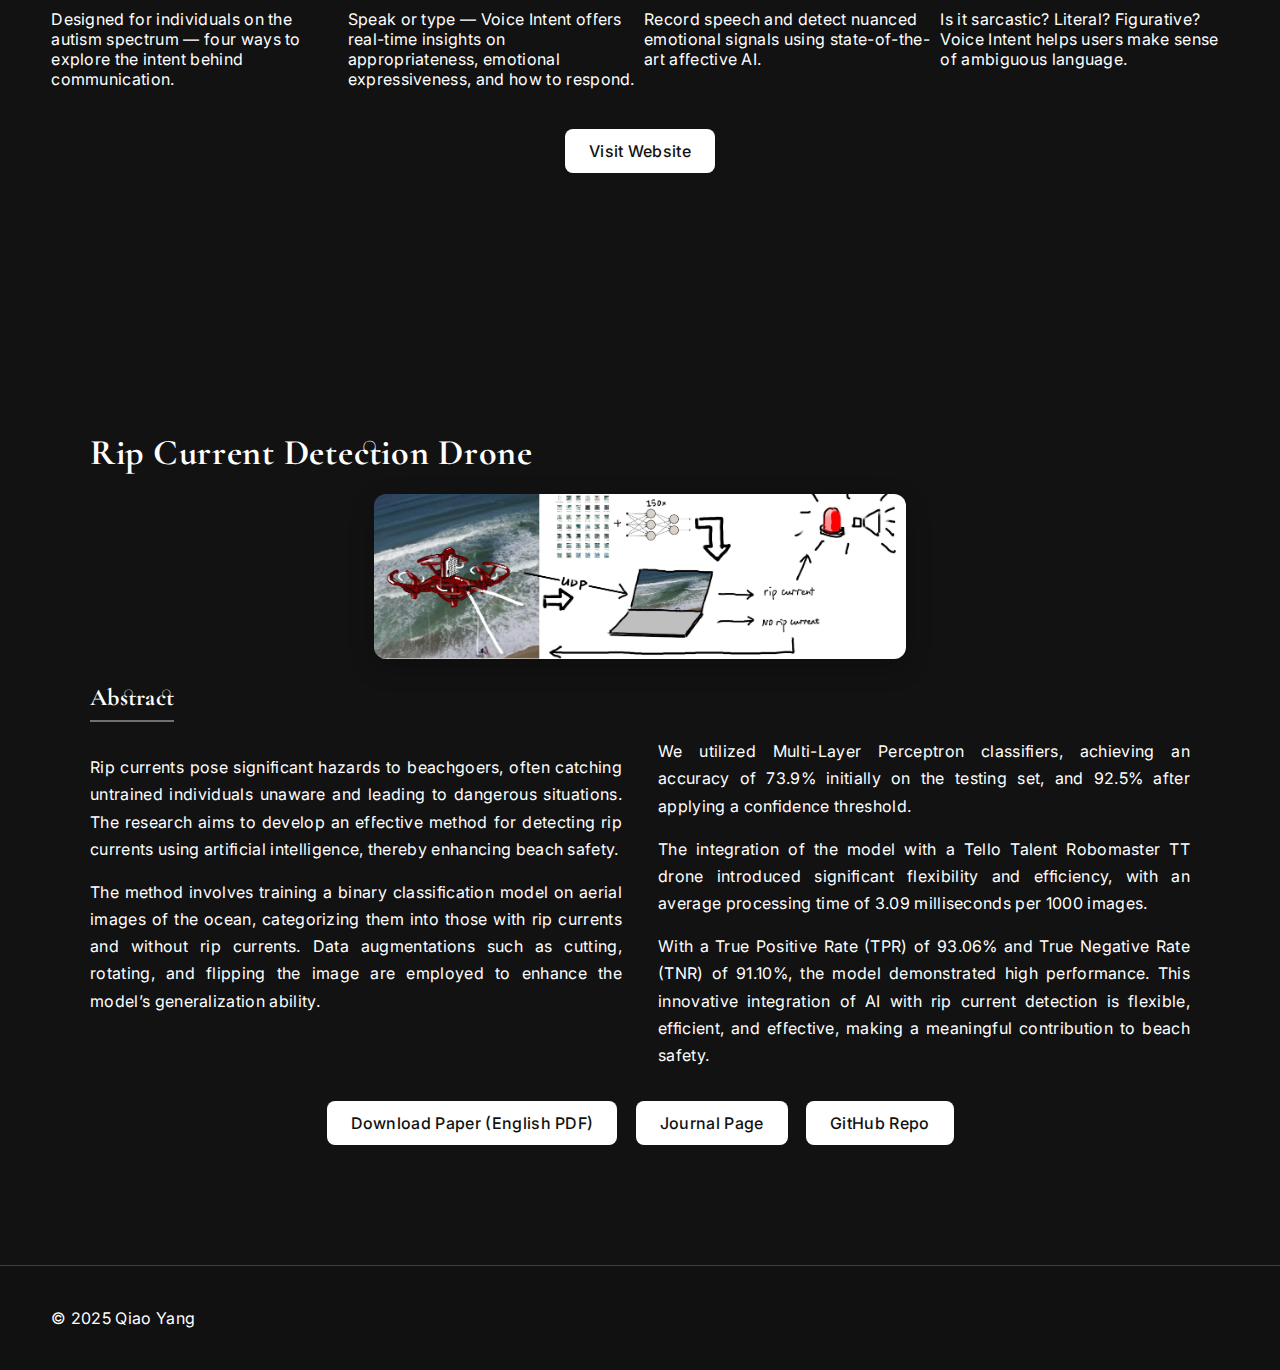
<file: technology.html>
<!DOCTYPE html>
<html lang="en">
  <head>
    <meta charset="UTF-8" />
    <meta name="viewport" content="width=device-width, initial-scale=1.0" />
    <title>Technology — Qiao Yang</title>
    <link rel="preconnect" href="https://fonts.googleapis.com" />
    <link rel="preconnect" href="https://fonts.gstatic.com" crossorigin />
    <link href="https://fonts.googleapis.com/css2?family=Cormorant+Garamond:wght@400;600;700&family=Inter:wght@300;400;500;600&display=swap" rel="stylesheet" />
    <link href="https://fonts.googleapis.com/css2?family=EB+Garamond:wght@400;600&display=swap" rel="stylesheet" />
    <link rel="stylesheet" href="styles.css" />
    <script defer src="header-scroll.js"></script>
  </head>
  <body class="page-technology">
    <header class="site-header">
      <div class="container">
        <div class="brand"><a href="index.html" style="text-decoration:none;color:inherit;">Qiao Yang</a></div>
        <nav class="site-nav">
          <a href="linguistics.html">Linguistics</a>
          <a href="comics.html">Comics</a>
          <a href="technology.html">Technology</a>
          <a href="writing.html">Writing</a>
          <a href="about.html">About</a>
          <a class="btn-cv" href="pdfs/qiao%20yang%20resume.pdf" download="qiao yang resume.pdf">CV</a>
        </nav>
      </div>
    </header>

    <section class="hero intro half">
      <div class="container">
        <h1 class="intro-line">Technology</h1>
        <p class="intro-sub">Apps and experiments — accessibility, AI, and linguistics.</p>
      </div>
    </section>

    <main>
      <!-- Section 1: Voice Intent App -->
      <section class="section app-voice-intent">
        <div class="container">
          <h2 class="section-title">Voice Intent — Assistive Communication for Autism</h2>
          <div class="intro-essay">
            <p>When I first joined a volunteer program supporting people with autism, my task seemed simple: play games, read picture books, keep company. One afternoon, I played a strategy board game with a young man who worked at a autistism-friendly bubble tea shop. He smiled politely but soon froze, staring at the maze of rules. Watching him struggle, I realized it wasn’t only the game that confused him. It was the unspoken rules that often govern everyday talk.</p>
            <p>Many individuals with autism can understand words by their literal meaning but find it hard to read tones, ironics, or implications. That gap between what is said and what is meant fascinated me. I wanted to bridge it, not through therapy, but through language itself. So I taught myself Flutter, an app development framework, and built Voice Intent, an app powered by GPT-4’s API. Users can type or record puzzling sentences, and the app explains whether they are sarcastic, figurative, or sincere.</p>
            <p>When Voice Intent was released on the App Store and Google Play, it became more than a tool but a statement that communication should be accessible to everyone. It also taught me that leadership isn’t always about “organizing people” or speaking loudly. Sometimes it begins with noticing a silent problem and daring to fix it.</p>
          </div>
          <div class="figure-grid">
            <div class="figure">
              <img src="assets/voice-intent/home_screenshot.png" alt="Voice Intent — Home Screen" style="width:100%;height:auto;border-radius:12px;" />
              <h3>Home Screen</h3>
              <p>Designed for individuals on the autism spectrum — four ways to explore the intent behind communication.</p>
            </div>
            <div class="figure">
              <img src="assets/voice-intent/func-1_screenshot.png" alt="Voice Intent — Pragmatic Language" style="width:100%;height:auto;border-radius:12px;" />
              <h3>Pragmatic Language</h3>
              <p>Speak or type — Voice Intent offers real-time insights on appropriateness, emotional expressiveness, and how to respond.</p>
            </div>
            <div class="figure">
              <img src="assets/voice-intent/func-2_screenshot.png" alt="Voice Intent — Emotions in Speech" style="width:100%;height:auto;border-radius:12px;" />
              <h3>Emotions in Speech</h3>
              <p>Record speech and detect nuanced emotional signals using state-of-the-art affective AI.</p>
            </div>
            <div class="figure">
              <img src="assets/voice-intent/func-3_screenshot.png" alt="Voice Intent — Literal vs Figurative" style="width:100%;height:auto;border-radius:12px;" />
              <h3>Literal vs Figurative</h3>
              <p>Is it sarcastic? Literal? Figurative? Voice Intent helps users make sense of ambiguous language.</p>
            </div>
          </div>
          <div class="download-section" style="margin-top:24px;text-align:center;">
            <a class="download-btn" href="https://voice-intent.you7n.com" target="_blank" rel="noopener">Visit Website</a>
          </div>
        </div>
      </section>

      <!-- Section 2: Rip Current Detection (paper-style) -->
      <section class="section paper-section rip-current">
        <div class="container paper-content">
          <h2 class="section-title">Rip Current Detection Drone</h2>
          <div class="abstract">
            <img class="paper-image-tail" src="assets/rip-current.png" alt="Rip current detection — visual result" />
            <h3>Abstract</h3>
            <div class="abstract-body">
              <p>Rip currents pose significant hazards to beachgoers, often catching untrained individuals unaware and leading to dangerous situations. The research aims to develop an effective method for detecting rip currents using artificial intelligence, thereby enhancing beach safety.</p>
              <p>The method involves training a binary classification model on aerial images of the ocean, categorizing them into those with rip currents and without rip currents. Data augmentations such as cutting, rotating, and flipping the image are employed to enhance the model’s generalization ability.</p>
              <p>We utilized Multi-Layer Perceptron classifiers, achieving an accuracy of 73.9% initially on the testing set, and 92.5% after applying a confidence threshold.</p>
              <p>The integration of the model with a Tello Talent Robomaster TT drone introduced significant flexibility and efficiency, with an average processing time of 3.09 milliseconds per 1000 images.</p>
              <p>With a True Positive Rate (TPR) of 93.06% and True Negative Rate (TNR) of 91.10%, the model demonstrated high performance. This innovative integration of AI with rip current detection is flexible, efficient, and effective, making a meaningful contribution to beach safety.</p>
            </div>
          </div>
          <div class="download-section">
            <a class="download-btn" href="pdfs/rip-current-english.pdf" target="_blank" rel="noopener">Download Paper (English PDF)</a>
            <a class="download-btn" href="https://user.yuanpeiyoungscholars.com/pdf/Young_Scholars_Academic_Jouranl_7th" target="_blank" rel="noopener">Journal Page</a>
            <a class="download-btn" href="https://github.com/MickeyYQA/rip_current_detection" target="_blank" rel="noopener">GitHub Repo</a>
          </div>
        </div>
      </section>
    </main>

    <footer class="site-footer">
      <div class="container">
        <p>© 2025 Qiao Yang</p>
      </div>
    </footer>
  </body>
  </html>
</file>
<file: styles.css>
/* Editorial serif minimalism with warm organic tones */
:root {
  --bg: #f7f6fb; /* pastel lavender background */
  --bg-olive: #121212; /* global dark background */
  --text: #2b2b2b;
  --muted: #6d6d6d;
  --accent-olive: #6f8a5f;
  --accent-lavender: #8e79b7;
  --border: #dedcdf;
  --text-light: rgba(255, 255, 255, 0.95); /* light text for dark backgrounds */

  --serif: "Cormorant Garamond", Georgia, serif;
  --sans: "Inter", system-ui, -apple-system, Segoe UI, Roboto, Helvetica, Arial, sans-serif;
}

* { box-sizing: border-box; }
html, body { height: 100%; }
body {
  margin: 0;
  font-family: var(--sans);
  color: var(--text);
  background: var(--bg-olive);
  letter-spacing: 0.02em;
  text-rendering: optimizeLegibility;
  -webkit-font-smoothing: antialiased;
  -moz-osx-font-smoothing: grayscale;
  font-variant-ligatures: common-ligatures discretionary-ligatures historical-ligatures contextual;
  font-feature-settings: "liga" 1, "clig" 1, "dlig" 1, "hlig" 1, "calt" 1, "kern" 1, "rlig" 1;
}

/* Responsive media: constrain images and embeds on small screens */
img, video, canvas, svg, iframe {
  max-width: 100%;
  height: auto;
}
picture img { /* ensure <picture> sources scale nicely */
  display: block;
  max-width: 100%;
  height: auto;
}

/* Mobile spacing tweaks to reduce oversized feel on phones */
@media (max-width: 640px) {
  .section { padding: 28px 0 60px; }
  .project-card { padding: 24px; }
}

.container {
  width: min(1200px, 92vw);
  margin: 0 auto;
  padding: 40px 0;
}

.site-header {
  position: fixed;
  top: 0;
  left: 0;
  right: 0;
  z-index: 100;
  background: rgba(255, 255, 255, 0.15);
  backdrop-filter: blur(12px);
  -webkit-backdrop-filter: blur(12px);
  border-bottom: 1px solid rgba(255, 255, 255, 0.1);
  transition: transform 300ms ease, opacity 300ms ease;
}
.site-header.hidden {
  transform: translateY(-100%);
  opacity: 0;
}
.site-header .container {
  display: flex;
  align-items: center;
  justify-content: space-between;
  padding: 16px 0;
}
.brand {
  font-family: var(--serif);
  font-weight: 600;
  font-size: 20px;
  letter-spacing: 0.04em;
  color: rgba(255, 255, 255, 0.95);
}
.site-nav a {
  margin-left: 24px;
  text-decoration: none;
  color: rgba(255, 255, 255, 0.95);
  position: relative;
}
.site-nav a:hover {
  color: #fff;
}
.site-nav a::after {
  content: "";
  position: absolute;
  left: 0; bottom: -6px;
  width: 0%; height: 2px;
  background: #fff; /* white underline instead of colored gradient */
  transition: width 240ms ease;
}
.site-nav a:hover::after { width: 100%; }

/* Prominent CV button in nav (rightmost) */
.site-nav .btn-cv {
  display: inline-block;
  padding: 6px 12px;
  border: 1px solid #fff;
  border-radius: 999px;
  background: #fff;
  color: #121212;
  font-weight: 600;
  letter-spacing: 0.02em;
}
.site-nav .btn-cv:hover {
  transform: translateY(-1px);
  box-shadow: 0 8px 20px rgba(0,0,0,0.15);
  color: #121212; /* keep text visible on white background */
}
.site-nav .btn-cv::after { display: none; }

@media (max-width: 640px) {
  .site-nav .btn-cv { padding: 6px 10px; }
}

/* Make brand link styling consistent and hover underline white */
.brand a {
  color: inherit;
  text-decoration: none;
}
.brand a:hover {
  text-decoration-line: underline;
  text-decoration-color: #fff;
  text-underline-offset: 0.2em;
}

.hero.intro {
  min-height: 100vh;
  padding: 0;
  display: grid;
  place-items: center;
}
.intro-line {
  font-family: "EB Garamond", var(--serif);
  font-size: clamp(36px, 6vw, 72px);
  line-height: 1.08;
  font-weight: 600;
  letter-spacing: 0.02em;
  font-variant-ligatures: common-ligatures discretionary-ligatures historical-ligatures;
  font-feature-settings: "liga" 1, "clig" 1, "dlig" 1, "hlig" 1, "calt" 1, "kern" 1;
}
.intro-sub {
  margin-top: 20px;
  color: var(--muted);
  font-family: "EB Garamond", var(--serif);
  font-variant-ligatures: common-ligatures discretionary-ligatures historical-ligatures;
  font-feature-settings: "liga" 1, "clig" 1, "dlig" 1, "hlig" 1, "calt" 1, "kern" 1;
  max-width: 70ch;
}

.projects .grid-3 {
  display: grid;
  grid-template-columns: repeat(3, 1fr);
  gap: 28px;
  padding-bottom: 100px;
}
@media (max-width: 900px) {
  .projects .grid-3 { grid-template-columns: 1fr; }
}

/* Phone layout tweaks */
@media (max-width: 640px) {
  .container { padding: 24px 0; }
  .site-header .container {
    flex-wrap: wrap;
    gap: 8px 12px;
    padding: 10px 0;
  }
  .brand { font-size: 18px; }
  .site-nav { display: flex; flex-wrap: wrap; gap: 12px; }
  .site-nav a { margin-left: 0; }
  .hero.intro { min-height: 70vh; }
}

.project-card {
  display: block;
  text-decoration: none;
  color: inherit;
  background: rgba(255,255,255,0.6);
  border: 1px solid var(--border);
  border-radius: 20px;
  overflow: hidden;
  padding: 34px;
  transition: transform 200ms ease, box-shadow 200ms ease, border-color 200ms ease;
}
.project-card:hover {
  transform: translateY(-3px);
  box-shadow: 0 10px 30px rgba(0,0,0,0.06);
  border-color: #cfcbd5;
}
.card-title {
  font-family: var(--serif);
  font-weight: 600;
  font-size: 28px;
}
.card-meta { color: var(--muted); margin-top: 8px; }

.site-footer {
  border-top: 1px solid var(--border);
  background: rgba(255,255,255,0.5);
}
.site-footer .container { padding: 26px 0; }

/* Subpage shared styles */
.hero-image {
  width: 100%;
  height: 420px;
  border-bottom: 1px solid var(--border);
  background: linear-gradient(180deg, rgba(142,121,183,0.2), rgba(111,138,95,0.18));
  display: grid;
  place-items: center;
}
.hero-image svg { width: min(1200px, 92vw); height: 100%; }
.page-title {
  font-family: var(--serif);
  font-size: clamp(32px, 5vw, 56px);
  line-height: 1.1;
  margin-top: 32px;
  letter-spacing: 0.02em;
}
.page-sub { color: var(--muted); max-width: 70ch; }
.section.gallery .page-sub { color: var(--text-light); }

.section {
  padding: 40px 0 80px;
}

.figure-grid {
  display: grid;
  grid-template-columns: repeat(3, 1fr);
  gap: 24px;
}
@media (max-width: 900px) {
  .figure-grid { grid-template-columns: 1fr; }
}
.figure {
  background: rgba(255,255,255,0.6);
  border: 1px solid var(--border);
  border-radius: 16px;
  overflow: hidden;
  padding: 20px;
}
.figure h3 { font-family: var(--serif); font-size: 20px; }
.figure p { color: var(--muted); }
.section-title {
  font-family: var(--serif);
  font-size: clamp(24px, 3.2vw, 36px);
  letter-spacing: 0.02em;
  margin-bottom: 12px;
}
.writing-list,
.intersections-list { color: var(--muted); }
.intersections .poetic { margin-top: 12px; color: var(--muted); }

.btn-explore {
  display: inline-block;
  margin-top: 10px;
  text-decoration: none;
  color: #fff;
  border: 1px solid rgba(255,255,255,0.6);
  border-radius: 999px;
  padding: 8px 14px;
  background: rgba(0,0,0,0.2);
  transition: transform 180ms ease, box-shadow 180ms ease, border-color 180ms ease;
}
.btn-explore:hover {
  transform: translateY(-2px);
  box-shadow: 0 8px 20px rgba(0,0,0,0.25);
  border-color: rgba(255,255,255,0.9);
}

.links a { color: var(--text); text-decoration: none; }
.links a:hover { text-decoration: underline; }

.section.about p { max-width: 70ch; }
.section.writing ul { padding-left: 18px; }
.section.contact .tagline { color: var(--muted); }
/* Divider before each small section title */
.section-title { position: relative; padding-top: 22px; margin-top: 36px; }
.section-title::before {
  content: "";
  position: absolute;
  top: 0; left: 0;
  width: 100%; height: 1px;
  background: var(--border);
}
@media (max-width: 900px) {
  .section-title::before { width: 100%; }
}
/* Clickable hint arrow inside cards */
.card-inner { position: relative; padding-right: 32px; }
.card-inner::after {
  content: "→";
  position: absolute;
  right: 0; top: 50%;
  transform: translateY(-50%);
  font-size: 18px;
  color: var(--muted);
  opacity: 0.9;
  transition: transform 180ms ease, color 180ms ease, opacity 180ms ease;
}
.project-card:hover .card-inner::after {
  transform: translateY(-50%) translateX(4px);
  color: var(--text);
  opacity: 1;
}
@media (max-width: 900px) {
  .card-inner { padding-right: 26px; }
}

/* Glossary tooltip with dashed underline */
.gloss {
  text-decoration-line: underline;
  text-decoration-style: dashed;
  text-decoration-thickness: 2px;
  text-underline-offset: 0.2em;
  text-decoration-color: currentColor;
  text-decoration-skip-ink: none;
  cursor: help;
  position: relative;
}
.gloss::after {
  content: attr(data-tooltip);
  position: absolute;
  left: 0;
  bottom: 125%;
  transform: translateY(6px);
  background: rgba(255,255,255,0.95);
  color: #111;
  border: 1px solid rgba(0,0,0,0.2);
  border-radius: 6px;
  padding: 6px 8px;
  white-space: nowrap;
  box-shadow: 0 8px 20px rgba(0,0,0,0.18);
  opacity: 0;
  pointer-events: none;
  transition: opacity 160ms ease, transform 160ms ease;
  z-index: 20;
  font-size: 1rem; /* match body text size */
}
.gloss:hover::after, .gloss:focus::after {
  opacity: 1;
  transform: translateY(0);
}

/* Writing page specific styles */
.section.documentary .content-wrapper {
  display: grid;
  grid-template-columns: 1fr 1fr;
  gap: 40px;
  align-items: start;
}

.section.documentary .text-content {
  max-width: none;
}

.section.documentary .video-container {
  position: relative;
  width: 100%;
  height: 0;
  padding-bottom: 56.25%; /* 16:9 aspect ratio */
}

.section.documentary .video-container iframe {
  position: absolute;
  top: 0;
  left: 0;
  width: 100%;
  height: 100%;
  border-radius: 12px;
  box-shadow: 0 8px 24px rgba(0,0,0,0.15);
}

@media (max-width: 900px) {
  .section.documentary .content-wrapper {
    grid-template-columns: 1fr;
    gap: 24px;
  }
}

/* Stack download buttons on phones */
@media (max-width: 640px) {
  .download-btn { display: block; width: 100%; text-align: center; }
  .download-btn + .download-btn { margin-left: 0; margin-top: 10px; }
}

/* Paper sections styling */
.section.paper-section {
  background: var(--bg);
}

.section.paper-section .paper-content {
  max-width: 1100px;
  margin: 0 auto;
}

.section.paper-section .abstract h3 {
  font-family: var(--serif);
  font-size: 24px;
  color: var(--text);
  margin-bottom: 16px;
  border-bottom: 2px solid var(--accent-olive);
  padding-bottom: 8px;
  display: inline-block;
}

.section.paper-section .abstract p {
  line-height: 1.7;
  margin-bottom: 16px;
  text-align: justify;
}
/* Two-column layout for paper abstracts on wide screens */
.section.paper-section .abstract-body {
  column-count: 2;
  column-gap: 36px;
}
.section.paper-section .abstract-body p {
  line-height: 1.7;
  margin-bottom: 16px;
  text-align: justify;
  break-inside: avoid;
}
@media (max-width: 1000px) {
  .section.paper-section .abstract-body { column-count: 1; }
}

/* Image for Li Gui paper with text wrapping */
.section.paper-section .paper-image {
  float: left;
  width: 320px;
  height: auto;
  margin: 0 24px 16px 0;
  border-radius: 12px;
  box-shadow: 0 8px 24px rgba(0,0,0,0.25);
}

/* Full-width image placed after abstract text */
.section.paper-section .paper-image-tail {
  display: block;
  float: none;
  width: calc((100% - 36px) / 2); /* match one column width */
  max-width: 100%;
  height: auto;
  margin: 20px auto 0; /* center under abstract */
  border-radius: 12px;
  box-shadow: 0 8px 24px rgba(0,0,0,0.25);
}

@media (max-width: 900px) {
  .section.paper-section .paper-image {
    float: none;
    width: 100%;
    margin: 0 0 16px 0;
  }
}

.section.paper-section .download-section {
  margin-top: 32px;
  text-align: center;
}

.download-btn {
  background: linear-gradient(135deg, var(--accent-olive), var(--accent-lavender));
  color: white;
  border: none;
  padding: 12px 24px;
  border-radius: 8px;
  font-family: var(--sans);
  font-weight: 500;
  cursor: pointer;
  transition: transform 200ms ease, box-shadow 200ms ease;
  font-size: 16px;
  text-decoration: none;
  display: inline-block;
}

.download-btn:hover {
  transform: translateY(-2px);
  box-shadow: 0 8px 20px rgba(0,0,0,0.15);
}

/* spacing between multiple download buttons */
.download-btn + .download-btn {
  margin-left: 14px;
}

/* Personal Statement with image text wrapping */
.section.personal-statement {
  background: var(--bg-olive);
}

.section.personal-statement .statement-content {
  max-width: 1100px;
  margin: 0 auto;
}

.section.personal-statement .statement-image {
  float: left;
  width: 300px;
  height: auto;
  margin: 0 32px 24px 0;
  border-radius: 12px;
  box-shadow: 0 8px 24px rgba(0,0,0,0.12);
}

/* Secondary inline image in personal statement (same width, centered, no float) */
.section.personal-statement .statement-image.wanzi {
  float: left;
  display: block;
  width: 300px;
  height: auto;
  margin: 0 32px 24px 0;
}

.section.personal-statement .statement-text {
  column-count: 1;
}
.section.personal-statement .statement-text p {
  line-height: 1.7;
  margin-bottom: 20px;
  text-align: justify;
  break-inside: avoid;
}

@media (max-width: 900px) {
  .section.personal-statement .statement-image {
    float: none;
    width: 100%;
    margin: 0 0 24px 0;
  }
  .section.personal-statement .statement-text { column-count: 1; }
  
  .section.personal-statement .statement-text p {
    text-align: left;
  }
}

@media (max-width: 1000px) {
  .section.paper-section .paper-image-tail {
    width: 100%;
    margin: 16px 0 0;
  }
}

/* Li Gui abstract: three-column grid (text spans two, image in third) */
.section.paper-section .abstract.ligui-grid {
  display: grid;
  grid-template-columns: 1fr 1fr 1fr;
  column-gap: 36px;
  align-items: start;
}
.section.paper-section .abstract.ligui-grid .abstract-body {
  grid-column: 1 / span 2;
  column-count: 2;
  column-gap: 36px;
}
.section.paper-section .abstract.ligui-grid .paper-image-tail {
  grid-column: 3;
  width: 100%;
  max-width: none;
  margin: 0;
  align-self: start;
}
@media (max-width: 1000px) {
  .section.paper-section .abstract.ligui-grid {
    grid-template-columns: 1fr;
  }
  .section.paper-section .abstract.ligui-grid .abstract-body {
    grid-column: 1;
    column-count: 1;
  }
  .section.paper-section .abstract.ligui-grid .paper-image-tail {
    grid-column: 1;
    width: 100%;
    margin-top: 16px;
  }
}

/* Writing page hero half height */
.page-writing .hero.intro.half {
  min-height: 50vh;
}
/* Writing page hero background image */
.page-writing .hero.intro {
  background-image: url('assets/main_background_3.jpg');
}

/* Linguistics page hero half height */
.page-linguistics .hero.intro.half {
  min-height: 50vh;
}

/* Technology page dark theme */
.page-technology .section {
  background: #121212;
  color: #fff;
}
.page-technology .section .section-title,
.page-technology .section h3,
.page-technology .section p { color: #fff; }
.page-technology .figure {
  background: rgba(255,255,255,0.08);
  border: 1px solid rgba(255,255,255,0.28);
}
.page-technology .figure h3,
.page-technology .figure p { color: #fff; }
.page-technology .app-voice-intent .intro-essay {
  column-count: 2;
  column-gap: 36px;
  margin-bottom: 16px;
}
.page-technology .app-voice-intent .intro-essay p {
  line-height: 1.7;
  margin-bottom: 16px;
  text-align: justify;
  break-inside: avoid;
}
@media (max-width: 1000px) {
  .page-technology .app-voice-intent .intro-essay { column-count: 1; }
}
.page-technology .app-voice-intent .figure {
  background: none;
  border: none;
  box-shadow: none;
  padding: 0;
}
.page-technology .app-voice-intent .figure-grid {
  grid-template-columns: repeat(4, minmax(0, 1fr));
  gap: 8px;
  margin-top: 12px;
}
.page-technology .app-voice-intent .figure img {
  display: block;
  width: 100%;
  height: auto;
  border-radius: 14px;
}
.page-technology .download-btn {
  background: #fff;
  color: #121212;
}
.page-technology .download-btn:hover {
  transform: translateY(-2px);
  box-shadow: 0 8px 20px rgba(255,255,255,0.15);
}

/* Ensure Abstract heading is white with gray underline in technology paper section */
.page-technology .section.paper-section .abstract h3 {
  color: #fff;
  border-bottom-color: rgba(255,255,255,0.4);
}

/* Technology page hero half height */
.page-technology .hero.intro.half {
  min-height: 50vh;
}
/* Comics page hero half height */
.page-comics .hero.intro.half {
  min-height: 50vh;
}
/* Comics page hero background image */
.page-comics .hero.intro {
  background-image: url('assets/main_background_5.png');
}
/* Homepage section fixed backgrounds and overlay mask */
.hero.intro,
.section.about,
.section.writing,
.section.intersections,
.section.gallery,
.projects {
  background-attachment: fixed;
  background-size: cover;
  background-position: center;
  position: relative;
}
.hero.intro { background-image: url('assets/main_background_1.png'); }
.section.about { background-image: url('assets/main_background_2.png'); }
.section.writing { background-image: url('assets/main_background_3.jpg'); }
.section.intersections { background-image: url('assets/main_background_4.png'); }
.section.gallery { background-image: url('assets/main_background_5.png'); }
.projects { background-image: url('assets/main_background_2.png'); }

.hero.intro::before,
.section.about::before,
.section.writing::before,
.section.intersections::before,
.section.gallery::before,
.projects::before {
  content: "";
  position: absolute;
  inset: 0;
  background: rgba(0,0,0,0.5);
  z-index: 0;
}
.hero.intro .container,
.section.about .container,
.section.writing .container,
.section.intersections .container,
.section.gallery .container,
.projects .container { position: relative; z-index: 1; }

/* Light-on-dark text inside masked sections */
.hero.intro .intro-line,
.hero.intro .intro-sub,
.section.about .section-title,
.section.about p,
.section.writing .section-title,
.section.writing .writing-list,
.section.intersections .section-title,
.section.intersections .intersections-list,
.section.intersections .poetic,
.section.gallery .section-title,
.section.gallery .figure h3,
.section.gallery .figure p,
.projects .card-title,
.projects .card-tagline,
.projects .card-inner::after {
  color: #fff;
}

/* Divider color inside masked sections */
.section.about .section-title::before,
.section.writing .section-title::before,
.section.intersections .section-title::before,
.section.gallery .section-title::before,
.projects .section-title::before {
  background: rgba(255,255,255,0.25);
}

/* Ensure cards remain readable on dark overlay */
.projects .project-card {
  background: rgba(255,255,255,0.10);
  backdrop-filter: blur(12px);
  -webkit-backdrop-filter: blur(12px);
  border-color: rgba(255,255,255,0.32);
  box-shadow: 0 8px 24px rgba(0,0,0,0.30);
}
.projects .project-card:hover {
  transform: translateY(-3px);
  box-shadow: 0 12px 36px rgba(0,0,0,0.40);
  border-color: rgba(255,255,255,0.6);
}

/* Match gallery cards to Featured Works style */
.section.gallery .project-card {
  background: rgba(255,255,255,0.10);
  backdrop-filter: blur(12px);
  -webkit-backdrop-filter: blur(12px);
  border: 1px solid rgba(255,255,255,0.32);
  border-radius: 20px;
  overflow: hidden;
  padding: 34px;
  box-shadow: 0 8px 24px rgba(0,0,0,0.30);
  transition: transform 200ms ease, box-shadow 200ms ease, border-color 200ms ease;
}
.section.gallery .project-card:hover {
  transform: translateY(-3px);
  box-shadow: 0 12px 36px rgba(0,0,0,0.40);
  border-color: rgba(255,255,255,0.6);
}
.section.gallery .card-title,
.section.gallery .card-tagline,
.section.gallery .card-inner::after { color: #fff; }

/* Keep arrow white on hover in dark sections */
.projects .project-card:hover .card-inner::after,
.section.gallery .project-card:hover .card-inner::after {
  color: #fff;
  opacity: 1;
}

/* Dark Contact section with white text */
.section.contact {
  background: #121212;
  color: #fff;
}
.section.contact .section-title,
.section.contact p,
.section.contact a,
.section.contact .links a,
.section.contact .tagline { color: #fff; }
.section.contact a:hover { text-decoration: underline; }

/* Dark footer unified with top sections */
.site-footer {
  border-top: 1px solid rgba(255,255,255,0.2);
  background: #111;
  color: #fff;
}
.site-footer a { color: #fff; }
/* Writing page CTA on dark background - now unified with other buttons */
.links a { color: var(--text); text-decoration: none; }
.links a:hover { text-decoration: underline; }

.section.about p { max-width: 70ch; }
.section.writing ul { padding-left: 18px; }
.section.contact .tagline { color: var(--muted); }
/* Divider before each small section title */
.section-title { position: relative; padding-top: 22px; margin-top: 36px; }
.section-title::before { display: none !important; }
@media (max-width: 900px) {
  .section-title::before { width: 100%; }
}
/* Clickable hint arrow inside cards */
.card-inner { position: relative; padding-right: 32px; }
.card-inner::after {
  content: "→";
  position: absolute;
  right: 0; top: 50%;
  transform: translateY(-50%);
  font-size: 18px;
  color: var(--muted);
  opacity: 0.9;
  transition: transform 180ms ease, color 180ms ease, opacity 180ms ease;
}
.project-card:hover .card-inner::after {
  transform: translateY(-50%) translateX(4px);
  color: var(--text);
  opacity: 1;
}
@media (max-width: 900px) {
  .card-inner { padding-right: 26px; }
}

/* Dark theme for writing page sections */
.page-writing .section.documentary,
.page-writing .section.paper-section,
.page-writing .section.personal-statement {
  background: #121212;
  color: #fff;
}

.page-writing .section.documentary .section-title,
.page-writing .section.documentary p,
.page-writing .section.paper-section .section-title,
.page-writing .section.paper-section .abstract h3,
.page-writing .section.paper-section p,
.page-writing .section.personal-statement .section-title,
.page-writing .section.personal-statement p { color: #fff; }

.page-writing .section.paper-section .abstract h3 {
  border-bottom-color: rgba(255,255,255,0.4);
}

.page-writing .section.paper-section .download-btn {
  background: #fff;
  color: #121212;
}
.page-writing .section.paper-section .download-btn:hover {
  transform: translateY(-2px);
  box-shadow: 0 8px 20px rgba(255,255,255,0.15);
}

.page-writing .section.personal-statement .statement-image {
  box-shadow: 0 8px 24px rgba(0,0,0,0.5);
}

/* Dark theme for linguistics page */
.page-linguistics .section {
  background: #121212;
  color: #fff;
}
.page-linguistics .section .section-title,
.page-linguistics .section h3,
.page-linguistics .section p { color: #fff; }
.page-linguistics .figure {
  background: rgba(255,255,255,0.08);
  border: 1px solid rgba(255,255,255,0.28);
}
.page-linguistics .figure h3,
.page-linguistics .figure p { color: #fff; }
.page-linguistics .download-btn {
  background: #fff;
  color: #121212;
}
.page-linguistics .download-btn:hover {
  transform: translateY(-2px);
  box-shadow: 0 8px 20px rgba(255,255,255,0.15);
}

/* Ensure Abstract heading is white in linguistics paper section */
.page-linguistics .section.paper-section .abstract h3 {
  color: #fff;
  border-bottom-color: rgba(255,255,255,0.4);
}

/* About page hero half height */
.page-about .hero.intro.half {
  min-height: 50vh;
}
/* About page hero background image (normal display) */
.page-about .hero.intro {
  background-image: url('assets/main_background_2-2.png');
  background-position: center;
}

/* Disable fixed backgrounds on phones for performance & compatibility */
@media (max-width: 640px) {
  .hero.intro,
  .section.about,
  .section.writing,
  .section.intersections,
  .section.gallery,
  .projects {
    background-attachment: scroll;
  }
}
/* Page: Comics (dark theme similar to writing) */
.page-comics {
  background: #121212;
}
.page-comics .section {
  background: #121212;
  color: #fff;
}
.page-comics .section .section-title,
.page-comics .section p,
.page-comics .section h3 { color: #fff; }

/* Comics: intro row two-column layout */
.page-comics .comics-intro .intro-row {
  display: grid;
  grid-template-columns: 1fr 1fr;
  gap: 40px;
  align-items: start;
}
.page-comics .comics-intro .intro-image img {
  display: block;
  width: 100%;
  height: auto;
  border-radius: 12px;
  box-shadow: 0 8px 24px rgba(0,0,0,0.25);
}
@media (max-width: 900px) {
  .page-comics .comics-intro .intro-row { grid-template-columns: 1fr; gap: 24px; }
}

/* Comics: masonry-style column gallery (tight vertical stacking) */
.page-comics .comics-gallery {
  column-count: 4;
  column-gap: 4px; /* keep narrow horizontal gap */
}
.page-comics .comics-gallery img {
  display: block;
  width: 100%;
  height: auto;
  margin: 0 0 4px; /* vertical gap equals horizontal column-gap */
  break-inside: avoid; /* prevent images from breaking across columns */
}
@media (max-width: 1100px) {
  .page-comics .comics-gallery { column-count: 3; }
}
@media (max-width: 800px) {
  .page-comics .comics-gallery { column-count: 2; }
}
@media (max-width: 520px) {
  .page-comics .comics-gallery { column-count: 1; }
}
/* Page: About (dark theme) */
.page-about {
  background: #121212; /* override global pastel olive on About page */
}
.page-about .section {
  background: #121212;
  color: #fff;
}
.page-about .section h1,
.page-about .section h2,
.page-about .section h3,
.page-about .section p,
.page-about .section li {
  color: #fff;
}
.page-about .page-sub {
  color: #fff;
}
.page-about .site-footer {
  background: rgba(0, 0, 0, 0.5);
  border-top-color: rgba(255, 255, 255, 0.2);
}
.page-about .site-footer p, .page-about .site-footer a {
  color: #fff;
}

/* (Removed darkened header for About to match other pages) */

/* About intro row with right-side CV button */
.page-about .about-intro-row {
  display: flex;
  align-items: center;
  justify-content: space-between;
  gap: 16px;
}
.page-about .about-intro-text { flex: 1; }
.page-about .btn-cv-about {
  display: inline-block;
  padding: 8px 14px;
  border: 1px solid #fff;
  border-radius: 999px;
  background: #fff;
  color: #121212;
  font-weight: 600;
  letter-spacing: 0.02em;
  text-decoration: none;
  font-family: var(--serif);
}
.page-about .btn-cv-about .icon {
  width: 16px;
  height: 16px;
  margin-right: 8px;
  display: inline-block;
  vertical-align: middle;
}
.page-about .btn-cv-about:hover {
  transform: translateY(-2px);
  box-shadow: 0 8px 20px rgba(255,255,255,0.15);
}
@media (max-width: 640px) {
  .page-about .about-intro-row { flex-direction: column; align-items: flex-start; }
  .page-about .btn-cv-about { margin-top: 12px; }
}

/* About page: Hobbies section */
.page-about .hobbies {
  margin-top: 24px;
}

.page-about .hobbies h2 {
  margin: 0 0 12px 0; /* use default h2 size; just spacing */
}

.page-about .hobby-row {
  display: flex;
  gap: 16px;
  align-items: center;
  flex-wrap: wrap; /* wrap on small screens while keeping horizontal priority */
}

.page-about .hobby-row a {
  display: inline-flex;
  align-items: center;
}

.page-about .hobby-row img {
  display: block;
  height: auto;
  max-width: 100%;
}

.page-about .hobbies .hobby-intro {
  margin-bottom: 12px;
}
</file>
